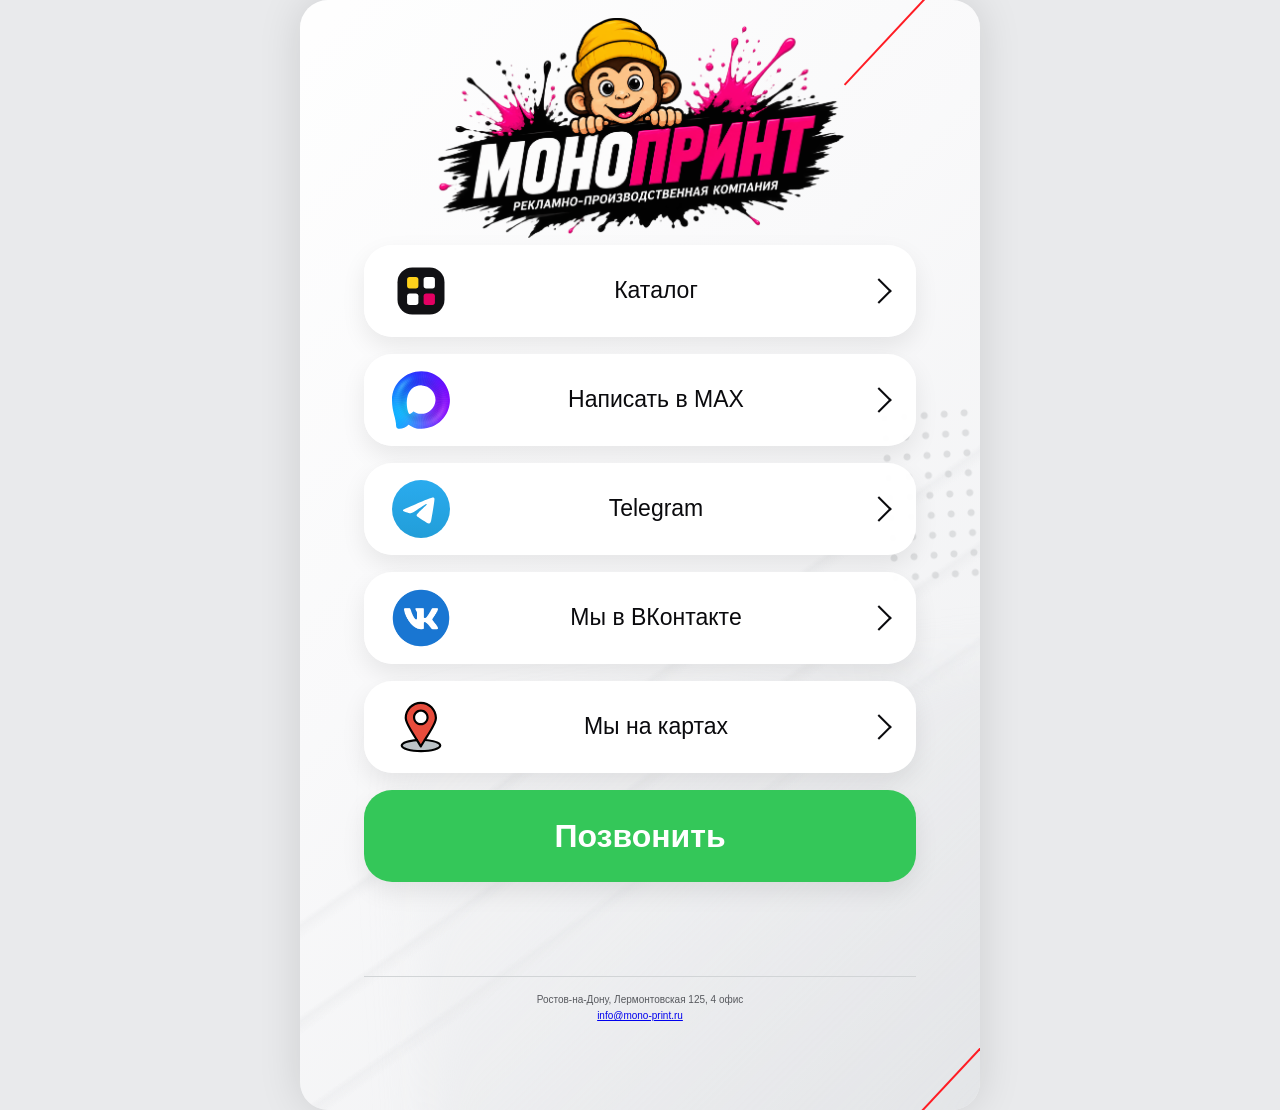
<file: index.html>
<!doctype html>
<html lang="ru">
<head>
  <meta charset="utf-8">
  <meta name="viewport" content="width=device-width, initial-scale=1, viewport-fit=cover">
  <meta name="theme-color" content="#f6f7f9">
  <title>МОНОПРИНТ - рекламное производство в Ростове-на-Дону | Вывески, баннеры, печать</title>
  <meta name="description" content="Рекламно-производственная компания МОНОПРИНТ в Ростове-на-Дону. Изготовление вывесок, объёмных букв, световых коробов, баннеров, табличек, наклеек и рекламной продукции.">
  <meta name="robots" content="index, follow, max-image-preview:large, max-snippet:-1, max-video-preview:-1">
  <meta name="author" content="МОНОПРИНТ">
  <meta name="geo.region" content="RU-ROS">
  <meta name="geo.placename" content="Ростов-на-Дону">

  <link rel="canonical" href="https://mono-print.ru/">
  <link rel="alternate" hreflang="ru-RU" href="https://mono-print.ru/">

  <meta property="og:type" content="website">
  <meta property="og:locale" content="ru_RU">
  <meta property="og:site_name" content="МОНОПРИНТ">
  <meta property="og:title" content="МОНОПРИНТ - рекламное производство в Ростове-на-Дону">
  <meta property="og:description" content="Вывески, объёмные буквы, световые короба, баннеры, таблички, наклейки и другая рекламная продукция.">
  <meta property="og:url" content="https://mono-print.ru/">
  <meta property="og:image" content="https://mono-print.ru/assets/og-preview.jpg">
  <meta property="og:image:secure_url" content="https://mono-print.ru/assets/og-preview.jpg">
  <meta property="og:image:type" content="image/jpeg">
  <meta property="og:image:width" content="1200">
  <meta property="og:image:height" content="630">
  <meta property="og:image:alt" content="МОНОПРИНТ - вывески, баннеры и печать в Ростове-на-Дону">

  <meta name="twitter:card" content="summary_large_image">
  <meta name="twitter:title" content="МОНОПРИНТ - рекламное производство в Ростове-на-Дону">
  <meta name="twitter:description" content="Вывески, объёмные буквы, световые короба, баннеры, таблички, наклейки и рекламная продукция.">
  <meta name="twitter:image" content="https://mono-print.ru/assets/og-preview.jpg">
  <meta name="twitter:image:alt" content="МОНОПРИНТ - вывески, баннеры и печать в Ростове-на-Дону">

  <link rel="icon" href="assets/favicon.ico" sizes="any">
  <link rel="icon" type="image/png" sizes="512x512" href="assets/favicon.png">
  <link rel="apple-touch-icon" sizes="180x180" href="assets/apple-touch-icon.png">
  <link rel="stylesheet" href="styles.css">

  <script type="application/ld+json">
  {
    "@context": "https://schema.org",
    "@type": "LocalBusiness",
    "@id": "https://mono-print.ru/#business",
    "name": "МОНОПРИНТ",
    "description": "Рекламно-производственная компания в Ростове-на-Дону. Изготовление вывесок, объёмных букв, световых коробов, баннеров, табличек, наклеек и рекламной продукции.",
    "url": "https://mono-print.ru/",
    "logo": "https://mono-print.ru/assets/logo-monoprint-trimmed.png",
    "image": "https://mono-print.ru/assets/logo-monoprint-trimmed.png",
    "telephone": "+7-938-111-41-31",
    "email": "info@mono-print.ru",
    "hasMap": "https://yandex.ru/maps/-/CTg6rPIj",
    "address": {
      "@type": "PostalAddress",
      "streetAddress": "Лермонтовская улица, 125, офис 4",
      "addressLocality": "Ростов-на-Дону",
      "addressRegion": "Ростовская область",
      "addressCountry": "RU"
    },
    "areaServed": {
      "@type": "City",
      "name": "Ростов-на-Дону"
    },
    "contactPoint": {
      "@type": "ContactPoint",
      "telephone": "+7-938-111-41-31",
      "email": "info@mono-print.ru",
      "contactType": "sales",
      "availableLanguage": "Russian"
    },
    "sameAs": [
      "https://vk.ru/monoprint_rnd",
      "https://t.me/monoprint",
      "https://max.ru/u/f9LHodD0cOK-8bOsjbWF1MatpsxchI5ix057xEPlfJnU2UN78zfdYixXzE4"
    ],
    "makesOffer": [
      {"@type": "Offer", "itemOffered": {"@type": "Service", "name": "Изготовление вывесок"}},
      {"@type": "Offer", "itemOffered": {"@type": "Service", "name": "Изготовление объёмных букв"}},
      {"@type": "Offer", "itemOffered": {"@type": "Service", "name": "Изготовление световых коробов"}},
      {"@type": "Offer", "itemOffered": {"@type": "Service", "name": "Печать баннеров"}},
      {"@type": "Offer", "itemOffered": {"@type": "Service", "name": "Изготовление табличек"}},
      {"@type": "Offer", "itemOffered": {"@type": "Service", "name": "Печать наклеек"}},
      {"@type": "Offer", "itemOffered": {"@type": "Service", "name": "Печать на одежде"}},
      {"@type": "Offer", "itemOffered": {"@type": "Service", "name": "Лазерная резка и фрезеровка"}}
    ]
  }
  </script>
</head>
<body>
  <main class="taplink" id="top" aria-labelledby="brand-title">
    <div class="decor decor-top" aria-hidden="true"></div>
    <div class="decor decor-bottom" aria-hidden="true"></div>
    <div class="dot-pattern" aria-hidden="true"></div>

    <header class="brand">
      <h1 id="brand-title" class="visually-hidden">МОНОПРИНТ - рекламное производство в Ростове-на-Дону</h1>
      <a class="brand-home" href="#top" aria-label="МОНОПРИНТ - вернуться на главный экран">
        <img class="brand-logo" src="assets/logo-monoprint-main.png" alt="Логотип рекламно-производственной компании МОНОПРИНТ" width="1774" height="887">
      </a>
    </header>

    <nav class="actions" aria-label="Контакты и социальные сети МОНОПРИНТ">
      <button class="action-card catalog-toggle" type="button" aria-expanded="false" aria-controls="catalog-panel">
        <span class="service-icon service-icon--catalog" aria-hidden="true"><img src="assets/catalog.svg" alt=""></span>
        <span class="action-label">Каталог</span>
        <span class="arrow" aria-hidden="true"></span>
      </button>

      <section class="catalog-panel" id="catalog-panel" aria-label="Категории продукции МОНОПРИНТ" hidden>
        <div class="catalog-grid">
          <a class="category-card" href="calculator-signage.html" aria-label="Открыть калькулятор вывесок">
            <img src="assets/category-signs.svg" alt="" aria-hidden="true">
            <h2>Вывески</h2>
          </a>
          <a class="category-card" href="calculator-wide-format.html" aria-label="Открыть калькулятор широкоформатной печати">
            <img src="assets/category-wide-print.svg" alt="" aria-hidden="true">
            <h2>Широкоформатная печать</h2>
          </a>
          <a class="category-card" href="calculator-printing.html" aria-label="Открыть калькулятор полиграфии">
            <img src="assets/category-printing.svg" alt="" aria-hidden="true">
            <h2>Полиграфия</h2>
          </a>
          <a class="category-card" href="souvenirs.html" aria-label="Открыть виды сувенирной продукции">
            <img src="assets/category-souvenirs.svg" alt="" aria-hidden="true">
            <h2>Сувенирная продукция</h2>
          </a>
          <a class="category-card" href="plates.html" aria-label="Открыть виды табличек и стендов">
            <img src="assets/category-plates.svg" alt="" aria-hidden="true">
            <h2>Таблички и стенды</h2>
          </a>
          <a class="category-card" href="stamps.html" aria-label="Открыть раздел печатей и штампов">
            <img src="assets/category-stamps.svg" alt="" aria-hidden="true">
            <h2>Печати и штампы</h2>
          </a>
          <a class="category-card" href="stickers.html" aria-label="Открыть виды наклеек и стикеров">
            <img src="assets/category-stickers.svg" alt="" aria-hidden="true">
            <h2>Наклейки и стикеры</h2>
          </a>
          <a class="category-card" href="clothing-print.html" aria-label="Открыть виды печати на одежде">
            <img src="assets/category-clothing.svg" alt="" aria-hidden="true">
            <h2>Печать на одежде</h2>
          </a>
          <a class="category-card" href="laser-cutting.html" aria-label="Открыть услуги лазерной резки и фрезеровки">
            <img src="assets/category-laser.svg" alt="" aria-hidden="true">
            <h2>Лазерная резка / фрезеровка</h2>
          </a>
          <a class="category-card" href="design.html" aria-label="Открыть услуги дизайнера">
            <img src="assets/category-design.svg" alt="" aria-hidden="true">
            <h2>Дизайн</h2>
          </a>
        </div>
      </section>

      <a class="action-card" data-link="max" href="https://max.ru/u/f9LHodD0cOK-8bOsjbWF1MatpsxchI5ix057xEPlfJnU2UN78zfdYixXzE4" target="_blank" rel="noopener noreferrer">
        <span class="service-icon" aria-hidden="true"><img src="assets/max.svg" alt=""></span>
        <span class="action-label">Написать в MAX</span>
        <span class="arrow" aria-hidden="true"></span>
      </a>

      <a class="action-card" data-link="telegram" href="https://t.me/monoprint" target="_blank" rel="noopener noreferrer">
        <span class="service-icon" aria-hidden="true"><img src="assets/telegram.svg" alt=""></span>
        <span class="action-label">Telegram</span>
        <span class="arrow" aria-hidden="true"></span>
      </a>

      <a class="action-card" data-link="vk" href="https://vk.ru/monoprint_rnd" target="_blank" rel="noopener noreferrer">
        <span class="service-icon service-icon--vk" aria-hidden="true"><img src="assets/vk.svg" alt=""></span>
        <span class="action-label">Мы в ВКонтакте</span>
        <span class="arrow" aria-hidden="true"></span>
      </a>

      <a class="action-card" data-link="map" href="https://yandex.ru/maps/-/CTg6rPIj" target="_blank" rel="noopener noreferrer">
        <span class="service-icon service-icon--map" aria-hidden="true"><img src="assets/location-map.svg" alt=""></span>
        <span class="action-label">Мы на картах</span>
        <span class="arrow" aria-hidden="true"></span>
      </a>

      <a class="call-button" data-link="phone" href="tel:+79381114131">Позвонить</a>
    </nav>

    <section class="contacts" aria-label="Адрес и телефон МОНОПРИНТ">
      <address class="contact-details">
        <span>Ростов-на-Дону, Лермонтовская 125, 4 офис</span>
        <a data-link="email" href="mailto:info@mono-print.ru">info@mono-print.ru</a>
      </address>
    </section>
  </main>

  <script src="script.js"></script>
</body>
</html>
</file>
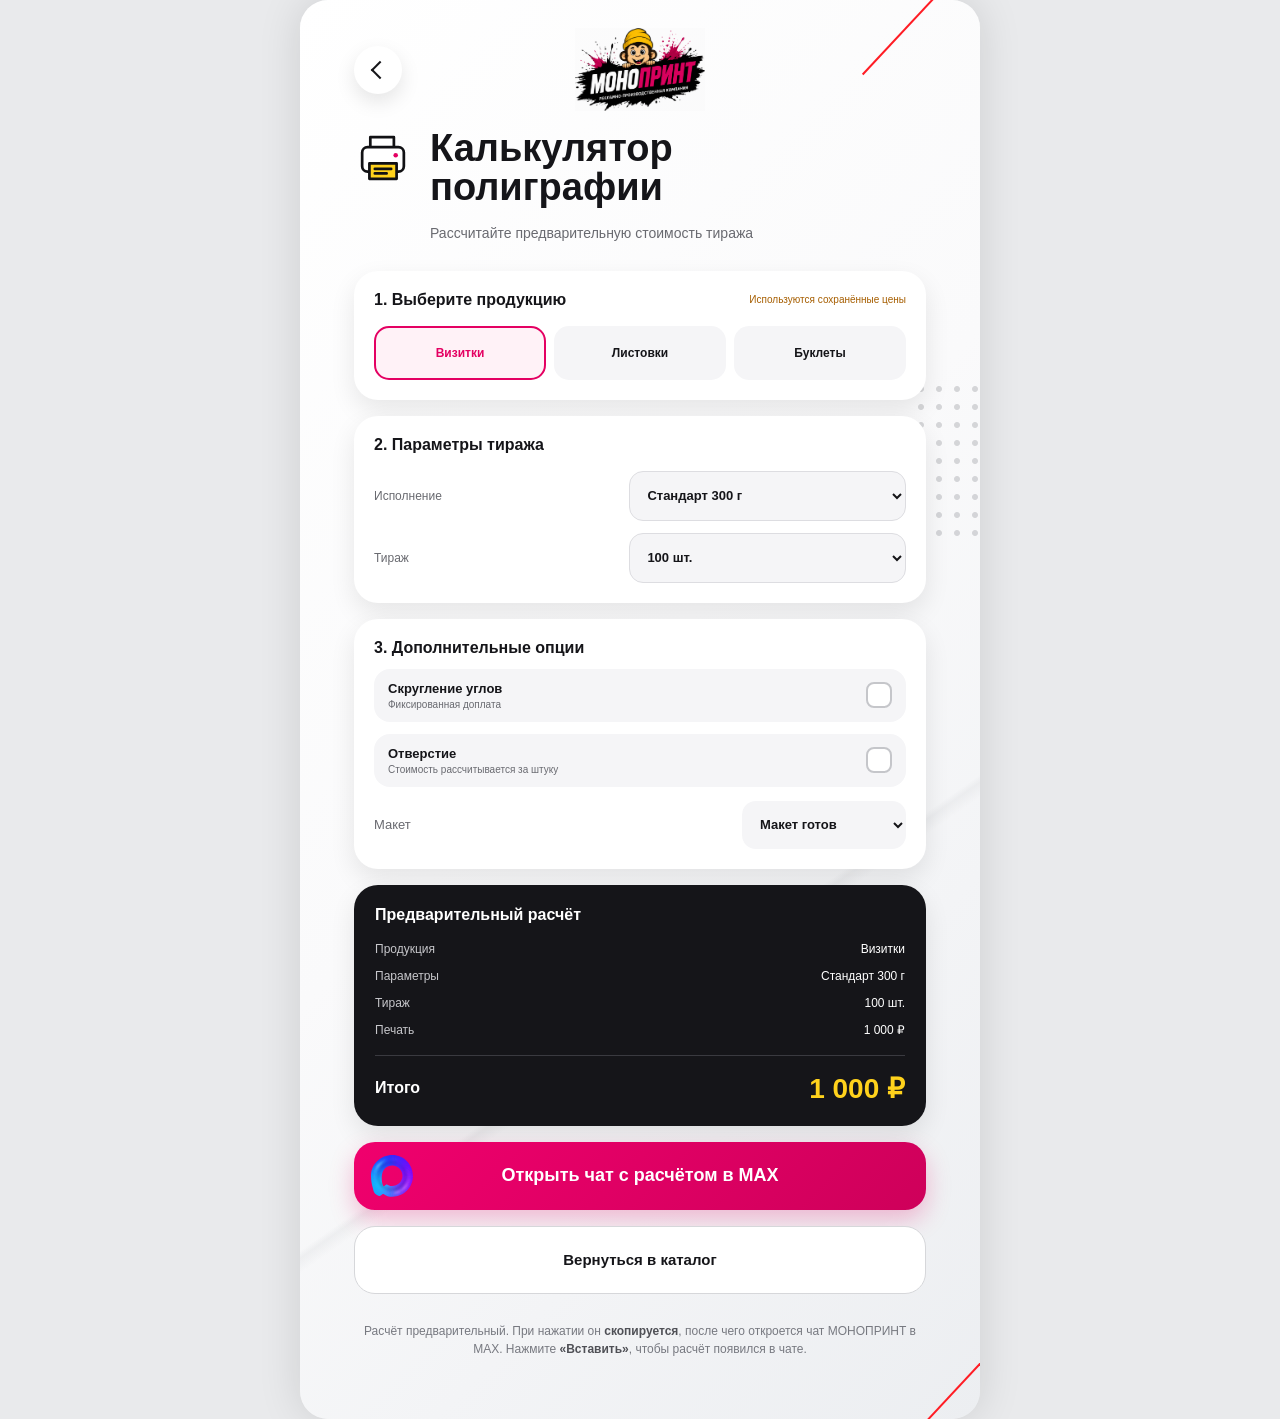
<file: calculator-printing.html>
<!doctype html>
<html lang="ru">
<head>
  <meta charset="utf-8">
  <meta name="viewport" content="width=device-width, initial-scale=1, viewport-fit=cover">
  <meta name="theme-color" content="#f6f7f9">
  <title>Калькулятор полиграфии | МОНОПРИНТ</title>
  <meta name="description" content="Рассчитайте предварительную стоимость визиток, листовок и буклетов в рекламно-производственной компании МОНОПРИНТ.">
  <link rel="canonical" href="https://mono-print.ru/calculator-printing.html">
  <link rel="icon" href="assets/favicon.ico" sizes="any">
  <link rel="stylesheet" href="calculator.css">
</head>
<body>
  <main class="calculator-shell">
    <div class="decor-line decor-line--top" aria-hidden="true"></div>
    <div class="decor-line decor-line--bottom" aria-hidden="true"></div>
    <div class="calc-dots" aria-hidden="true"></div>

    <header class="calculator-header">
      <a class="back-button" href="index.html#catalog-panel" aria-label="Вернуться в каталог"><span aria-hidden="true"></span></a>
      <a class="calculator-logo" href="index.html" aria-label="МОНОПРИНТ - на главную"><img src="assets/logo-monoprint-trimmed.png" alt="МОНОПРИНТ"></a>
    </header>

    <section class="calculator-title">
      <img src="assets/category-printing.svg" alt="" aria-hidden="true">
      <div>
        <h1>Калькулятор<br>полиграфии</h1>
        <p>Рассчитайте предварительную стоимость тиража</p>
      </div>
    </section>

    <form class="calculator" id="printing-calculator">
      <section class="calc-card" aria-labelledby="product-title">
        <div class="section-heading">
          <h2 id="product-title">1. Выберите продукцию</h2>
          <span class="price-status" id="printing-price-status">Загрузка цен…</span>
        </div>
        <div class="product-tabs" role="radiogroup" aria-label="Вид полиграфии">
          <label><input type="radio" name="product" value="businessCards" checked><span>Визитки</span></label>
          <label><input type="radio" name="product" value="flyers"><span>Листовки</span></label>
          <label><input type="radio" name="product" value="booklets"><span>Буклеты</span></label>
        </div>
      </section>

      <section class="calc-card" aria-labelledby="params-title">
        <h2 id="params-title">2. Параметры тиража</h2>
        <div class="select-fields">
          <label id="format-field"><span id="format-label">Исполнение</span><select id="print-format"></select></label>
          <label id="paper-field"><span>Плотность бумаги</span><select id="paper-density"></select></label>
          <label><span>Тираж</span><select id="print-quantity"></select></label>
        </div>
      </section>

      <section class="calc-card" aria-labelledby="printing-options-title">
        <h2 id="printing-options-title">3. Дополнительные опции</h2>
        <div id="business-card-options">
          <label class="check-row"><span><strong>Скругление углов</strong><small>Фиксированная доплата</small></span><input id="rounding" type="checkbox"><span class="check-mark" aria-hidden="true">✓</span></label>
          <label class="check-row"><span><strong>Отверстие</strong><small>Стоимость рассчитывается за штуку</small></span><input id="hole" type="checkbox"><span class="check-mark" aria-hidden="true">✓</span></label>
        </div>
        <label class="design-row">Макет
          <select id="printing-design-status"><option value="ready">Макет готов</option><option value="needed">Нужен дизайн</option></select>
        </label>
      </section>

      <section class="summary-card" aria-live="polite">
        <h2>Предварительный расчёт</h2>
        <dl>
          <div><dt>Продукция</dt><dd id="printing-summary-product">Визитки</dd></div>
          <div><dt>Параметры</dt><dd id="printing-summary-params">Стандарт 300 г</dd></div>
          <div><dt>Тираж</dt><dd id="printing-summary-quantity">100 шт.</dd></div>
          <div><dt>Печать</dt><dd id="printing-summary-base">1 000 ₽</dd></div>
          <div id="printing-options-summary" hidden><dt>Дополнительные опции</dt><dd id="printing-summary-options">0 ₽</dd></div>
        </dl>
        <div class="total-row"><span>Итого</span><strong id="printing-summary-total">1 000 ₽</strong></div>
      </section>

      <button class="max-submit" id="printing-max-submit" type="button">
        <img src="assets/max.svg" alt="" aria-hidden="true"><span>Открыть чат с расчётом в MAX</span>
      </button>
      <a class="catalog-return" href="index.html#catalog-panel">Вернуться в каталог</a>
      <p class="calculation-note calculation-note--max">Расчёт предварительный. При нажатии он <strong>скопируется</strong>, после чего откроется чат МОНОПРИНТ в MAX. Нажмите <strong>«Вставить»</strong>, чтобы расчёт появился в чате.</p>
    </form>
  </main>
  <script src="max-chat.js"></script>
  <script src="calculator-printing.js"></script>
</body>
</html>
</file>
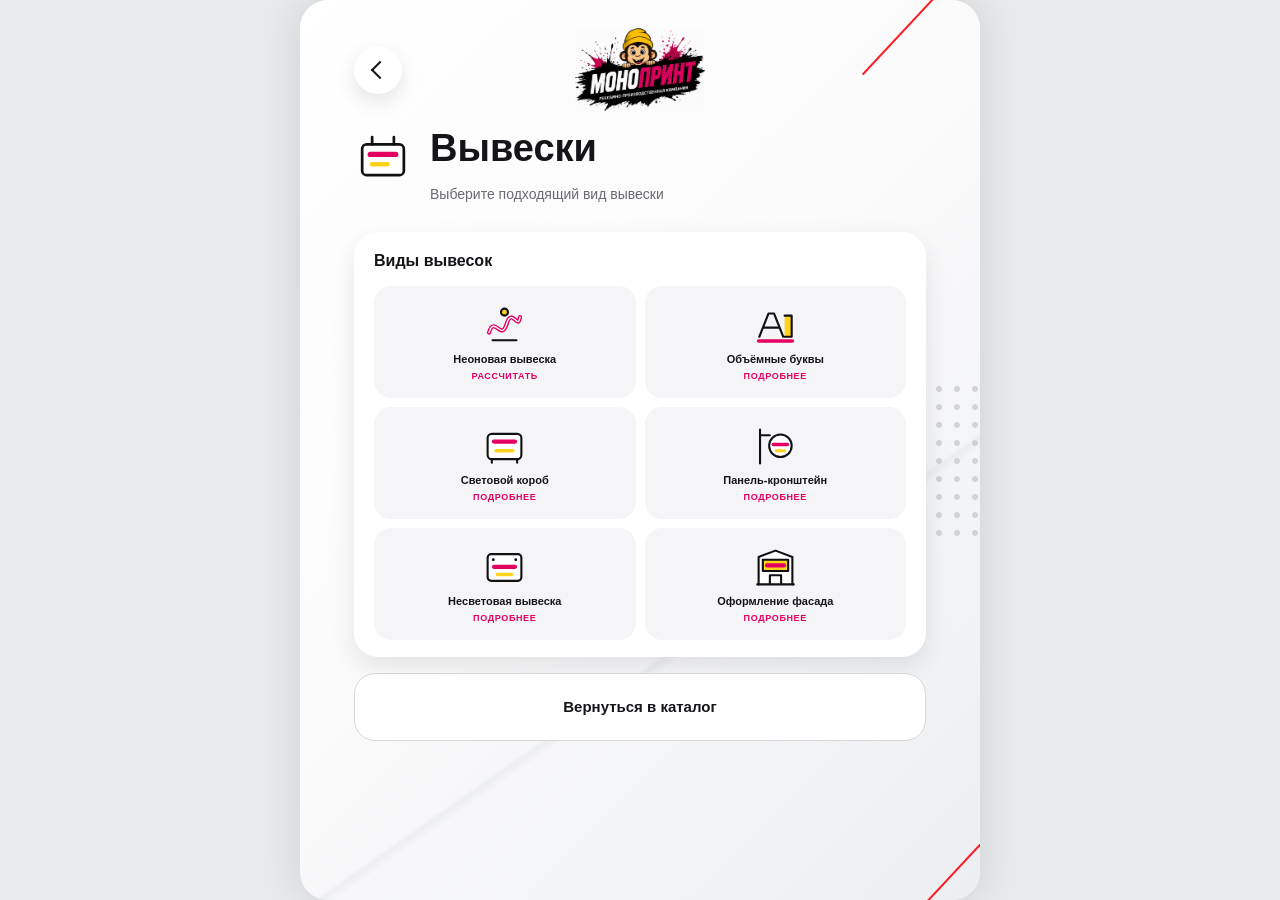
<file: calculator-signage.html>
<!doctype html>
<html lang="ru">
<head>
  <meta charset="utf-8">
  <meta name="viewport" content="width=device-width,initial-scale=1,viewport-fit=cover">
  <meta name="theme-color" content="#f6f7f9">
  <title>Вывески | МОНОПРИНТ</title>
  <meta name="description" content="Объёмные буквы, световые короба, панели-кронштейны, несветовые вывески, оформление фасадов и калькулятор неоновой вывески МОНОПРИНТ.">
  <link rel="canonical" href="https://mono-print.ru/calculator-signage.html">
  <link rel="icon" href="assets/favicon.ico" sizes="any">
  <link rel="stylesheet" href="calculator.css">
</head>
<body>
  <main class="calculator-shell signage-page">
    <div class="decor-line decor-line--top" aria-hidden="true"></div><div class="decor-line decor-line--bottom" aria-hidden="true"></div><div class="calc-dots" aria-hidden="true"></div>
    <header class="calculator-header"><a class="back-button" href="index.html#catalog-panel" aria-label="Вернуться в каталог"><span aria-hidden="true"></span></a><a class="calculator-logo" href="index.html" aria-label="МОНОПРИНТ — на главную"><img src="assets/logo-monoprint-trimmed.png" alt="МОНОПРИНТ"></a></header>

    <section class="calculator-title"><img src="assets/category-signs.svg" alt="" aria-hidden="true"><div><h1>Вывески</h1><p>Выберите подходящий вид вывески</p></div></section>

    <section class="calc-card sign-type-card" aria-labelledby="sign-type-title">
      <h2 id="sign-type-title">Виды вывесок</h2>
      <div class="sign-type-grid">
        <button class="sign-type-button sign-type-button--neon" id="neon-toggle" type="button" aria-expanded="false" aria-controls="neon-calculator"><img src="assets/sign-neon.svg" alt=""><strong>Неоновая вывеска</strong><span class="card-action">Рассчитать</span></button>
        <button class="sign-type-button sign-product-toggle" type="button" data-target="sign-letters-info" aria-expanded="false" aria-controls="sign-letters-info"><img src="assets/sign-letters.svg" alt=""><strong>Объёмные буквы</strong><span class="card-action">Подробнее</span></button>
        <button class="sign-type-button sign-product-toggle" type="button" data-target="sign-lightbox-info" aria-expanded="false" aria-controls="sign-lightbox-info"><img src="assets/sign-lightbox.svg" alt=""><strong>Световой короб</strong><span class="card-action">Подробнее</span></button>
        <button class="sign-type-button sign-product-toggle" type="button" data-target="sign-bracket-info" aria-expanded="false" aria-controls="sign-bracket-info"><img src="assets/sign-bracket.svg" alt=""><strong>Панель-кронштейн</strong><span class="card-action">Подробнее</span></button>
        <button class="sign-type-button sign-product-toggle" type="button" data-target="sign-flat-info" aria-expanded="false" aria-controls="sign-flat-info"><img src="assets/sign-flat.svg" alt=""><strong>Несветовая вывеска</strong><span class="card-action">Подробнее</span></button>
        <button class="sign-type-button sign-type-button--details" id="facade-toggle" type="button" aria-expanded="false" aria-controls="facade-info"><img src="assets/sign-facade.svg" alt=""><strong>Оформление фасада</strong><span class="card-action">Подробнее</span></button>
      </div>
    </section>

    <section class="product-detail-section sign-product-info" id="sign-letters-info" hidden>
      <div class="neon-heading"><div><span>Вывески</span><h2>Объёмные буквы</h2></div><button class="sign-product-close" type="button" aria-label="Свернуть">×</button></div>
      <div class="product-service-grid">
        <article><span class="product-service-icon"><img src="assets/sign-sub-letters-front.svg" alt=""></span><div><h3>С лицевым свечением</h3><p>Свет проходит через лицевую часть из акрила. Яркий и хорошо читаемый вариант для фасада, входной группы или интерьера.</p></div></article>
        <article><span class="product-service-icon"><img src="assets/sign-sub-letters-halo.svg" alt=""></span><div><h3>Контражурные буквы</h3><p>Подсветка направлена на стену и создаёт мягкий световой ореол вокруг каждой буквы. Подходит для аккуратного премиального оформления.</p></div></article>
        <article><span class="product-service-icon"><img src="assets/sign-sub-letters-combined.svg" alt=""></span><div><h3>Комбинированное свечение</h3><p>Одновременно светятся лицевая часть и контур за буквой. Вывеска получается особенно заметной вечером и ночью.</p></div></article>
        <article><span class="product-service-icon"><img src="assets/sign-sub-letters-unlit.svg" alt=""></span><div><h3>Несветовые буквы</h3><p>Объёмные элементы без внутренней подсветки из ПВХ, акрила, композита или металла. Для помещений и хорошо освещённых фасадов.</p></div></article>
      </div>
      <p class="product-detail-note">Подберём глубину, материал, цвет боковин и тип подсветки под место установки. Перед изготовлением подготовим визуализацию вывески.</p>
      <button class="max-submit sign-detail-submit" type="button" data-sign-name="объёмные буквы"><img src="assets/max.svg" alt="" aria-hidden="true"><span>Обсудить вывеску в MAX</span></button>
      <p class="calculation-note calculation-note--max">Сообщение <strong>скопируется</strong>, после чего откроется чат МОНОПРИНТ в MAX. Нажмите <strong>«Вставить»</strong>, чтобы оно появилось в чате.</p>
    </section>

    <section class="product-detail-section sign-product-info" id="sign-lightbox-info" hidden>
      <div class="neon-heading"><div><span>Вывески</span><h2>Световой короб</h2></div><button class="sign-product-close" type="button" aria-label="Свернуть">×</button></div>
      <div class="product-service-grid">
        <article><span class="product-service-icon"><img src="assets/sign-sub-box-acrylic.svg" alt=""></span><div><h3>С лицом из акрила</h3><p>Равномерно светящаяся лицевая панель с полноцветной печатью или аппликацией плёнками. Подходит для компактных и средних вывесок.</p></div></article>
        <article><span class="product-service-icon"><img src="assets/sign-sub-box-banner.svg" alt=""></span><div><h3>С баннерной тканью</h3><p>Световой короб большого размера с натяжным лицом. Баннер позволяет сделать цельное изображение без заметных стыков.</p></div></article>
        <article><span class="product-service-icon"><img src="assets/sign-sub-box-composite.svg" alt=""></span><div><h3>Из композита с инкрустацией</h3><p>Лицевая панель из композита с прорезанными буквами и логотипом из акрила. Выглядит аккуратно и современно.</p></div></article>
        <article><span class="product-service-icon"><img src="assets/sign-sub-box-shaped.svg" alt=""></span><div><h3>Фигурный световой короб</h3><p>Короб повторяет форму логотипа, символа или товара. Хорошо подходит для кафе, магазинов и фирменных точек продаж.</p></div></article>
      </div>
      <p class="product-detail-note">Конструкция, глубина короба и материал лицевой части зависят от размера, места установки и требуемой яркости.</p>
      <button class="max-submit sign-detail-submit" type="button" data-sign-name="световой короб"><img src="assets/max.svg" alt="" aria-hidden="true"><span>Обсудить вывеску в MAX</span></button>
      <p class="calculation-note calculation-note--max">Сообщение <strong>скопируется</strong>, после чего откроется чат МОНОПРИНТ в MAX. Нажмите <strong>«Вставить»</strong>, чтобы оно появилось в чате.</p>
    </section>

    <section class="product-detail-section sign-product-info" id="sign-bracket-info" hidden>
      <div class="neon-heading"><div><span>Вывески</span><h2>Панель-кронштейн</h2></div><button class="sign-product-close" type="button" aria-label="Свернуть">×</button></div>
      <div class="product-service-grid">
        <article><span class="product-service-icon"><img src="assets/sign-sub-bracket-double.svg" alt=""></span><div><h3>Двусторонняя конструкция</h3><p>Размещается перпендикулярно фасаду, поэтому информацию хорошо видно людям, идущим с обеих сторон улицы.</p></div></article>
        <article><span class="product-service-icon"><img src="assets/sign-sub-bracket-light.svg" alt=""></span><div><h3>Световой кронштейн</h3><p>Внутренняя светодиодная подсветка делает вывеску заметной в тёмное время суток. Возможна подсветка всей поверхности или отдельных элементов.</p></div></article>
        <article><span class="product-service-icon"><img src="assets/sign-sub-bracket-unlit.svg" alt=""></span><div><h3>Несветовой кронштейн</h3><p>Практичный вариант из композита, ПВХ, акрила или металла для помещений, торговых рядов и освещённых фасадов.</p></div></article>
        <article><span class="product-service-icon"><img src="assets/sign-sub-bracket-shaped.svg" alt=""></span><div><h3>Фигурная форма</h3><p>Контур панели повторяет логотип или тематический символ. Дополнительно можно использовать объёмные элементы и декоративный кронштейн.</p></div></article>
      </div>
      <p class="product-detail-note">При расчёте учитываем размер, вес конструкции, ветровую нагрузку, вылет от стены и особенности крепления к фасаду.</p>
      <button class="max-submit sign-detail-submit" type="button" data-sign-name="панель-кронштейн"><img src="assets/max.svg" alt="" aria-hidden="true"><span>Обсудить вывеску в MAX</span></button>
      <p class="calculation-note calculation-note--max">Сообщение <strong>скопируется</strong>, после чего откроется чат МОНОПРИНТ в MAX. Нажмите <strong>«Вставить»</strong>, чтобы оно появилось в чате.</p>
    </section>

    <section class="product-detail-section sign-product-info" id="sign-flat-info" hidden>
      <div class="neon-heading"><div><span>Вывески</span><h2>Несветовая вывеска</h2></div><button class="sign-product-close" type="button" aria-label="Свернуть">×</button></div>
      <div class="product-service-grid">
        <article><span class="product-service-icon"><img src="assets/sign-sub-flat-pvc.svg" alt=""></span><div><h3>Из ПВХ</h3><p>Лёгкая вывеска для помещений и временного наружного размещения. Изображение наносится печатью или цветными виниловыми плёнками.</p></div></article>
        <article><span class="product-service-icon"><img src="assets/sign-sub-flat-acrylic.svg" alt=""></span><div><h3>Из акрила</h3><p>Глянцевая аккуратная поверхность для интерьерных логотипов, офисов, салонов и навигационных вывесок.</p></div></article>
        <article><span class="product-service-icon"><img src="assets/sign-sub-flat-composite.svg" alt=""></span><div><h3>Из композита</h3><p>Жёсткая и долговечная основа для фасада. Подходит для печати, плёночной аппликации и установки накладных букв.</p></div></article>
        <article><span class="product-service-icon"><img src="assets/sign-sub-flat-raised.svg" alt=""></span><div><h3>С объёмными элементами</h3><p>Плоская основа дополняется накладными буквами, логотипом или декоративными деталями, чтобы вывеска выглядела выразительнее.</p></div></article>
      </div>
      <p class="product-detail-note">Поможем выбрать основу по размеру, месту размещения и сроку эксплуатации, подготовим макет и предусмотрим подходящие крепления.</p>
      <button class="max-submit sign-detail-submit" type="button" data-sign-name="несветовую вывеску"><img src="assets/max.svg" alt="" aria-hidden="true"><span>Обсудить вывеску в MAX</span></button>
      <p class="calculation-note calculation-note--max">Сообщение <strong>скопируется</strong>, после чего откроется чат МОНОПРИНТ в MAX. Нажмите <strong>«Вставить»</strong>, чтобы оно появилось в чате.</p>
    </section>

    <section class="facade-info" id="facade-info" hidden>
      <div class="neon-heading"><div><span>Комплексное решение</span><h2>Оформление фасада</h2></div><button type="button" id="facade-close" aria-label="Свернуть описание">×</button></div>
      <section class="calc-card facade-intro">
        <h3>Сделаем фасад заметным и узнаваемым</h3>
        <p>Оформим входную группу, окна, витрины и панели в едином стиле. Подготовим макет, подберём подходящую плёнку и аккуратно выполним монтаж.</p>
      </section>
      <section class="facade-methods" aria-label="Способы оформления фасада">
        <article><b>01</b><div><h3>Плоттерная резка плёнок</h3><p>Подходит для чётких надписей, логотипов, полос и декоративных элементов из цветных виниловых плёнок. Изображение получается аккуратным, ярким и без фона.</p></div></article>
        <article><b>02</b><div><h3>Закатка печатной плёнкой</h3><p>Используется для полноцветных изображений, фотографий, градиентов и сплошного оформления. Печатной плёнкой можно закрыть отдельные зоны или большую поверхность фасада.</p></div></article>
      </section>
      <section class="calc-card facade-benefits">
        <h3>Почему стоит обратиться в МОНОПРИНТ</h3>
        <ul><li>Подготовим дизайн с учётом размеров и особенностей фасада.</li><li>Подберём способ оформления под задачу и бюджет.</li><li>Изготовим все элементы в одном месте и сохраним единый фирменный стиль.</li><li>Аккуратно смонтируем плёнку без пузырей, складок и перекосов.</li></ul>
      </section>
      <button class="max-submit" id="facade-max-submit" type="button"><img src="assets/max.svg" alt="" aria-hidden="true"><span>Обсудить оформление в MAX</span></button>
      <p class="calculation-note calculation-note--max">Сообщение <strong>скопируется</strong>, после чего откроется чат МОНОПРИНТ в MAX. Нажмите <strong>«Вставить»</strong>, чтобы оно появилось в чате.</p>
    </section>

    <form class="neon-calculator" id="neon-calculator" hidden>
      <div class="neon-heading"><div><span>Предварительный расчёт</span><h2>Неоновая вывеска</h2></div><button type="button" id="neon-close" aria-label="Свернуть калькулятор">×</button></div>
      <section class="calc-card" aria-labelledby="neon-base-title">
        <h3 id="neon-base-title">1. Основание вывески</h3>
        <div class="neon-base-options">
          <label><input type="radio" name="neonBase" value="2300" checked><span><i aria-hidden="true"></i><strong>Прозрачное</strong><small>Акрил 4–5 мм</small></span></label>
          <label><input type="radio" name="neonBase" value="4900"><span><i aria-hidden="true"></i><strong>Цветное</strong><small>Основание в цвет</small></span></label>
        </div>
      </section>
      <section class="calc-card" aria-labelledby="neon-size-title">
        <h3 id="neon-size-title">2. Размер основания</h3>
        <div class="size-grid neon-size-grid"><label>Ширина, см<input id="neon-width" type="number" min="30" max="290" step="1" value="100" inputmode="numeric"></label><span class="multiply" aria-hidden="true">×</span><label>Высота, см<input id="neon-height" type="number" min="20" max="190" step="1" value="50" inputmode="numeric"></label></div>
        <p class="field-hint">Ширина 30–290 см · высота 20–190 см</p>
      </section>
      <section class="calc-card" aria-labelledby="neon-detail-title">
        <h3 id="neon-detail-title">3. Неон и элементы</h3>
        <div class="neon-number-list">
          <label><span><strong>Длина гибкого неона</strong><small>От 1 до 50 метров</small></span><div class="unit-input"><input id="neon-length" type="number" min="1" max="50" step="0.1" value="6" inputmode="decimal"><b>м</b></div></label>
          <label><span><strong>Отдельные элементы</strong><small>Буквы, линии и детали</small></span><div class="unit-input"><input id="neon-elements" type="number" min="1" max="150" step="1" value="20" inputmode="numeric"><b>шт.</b></div></label>
        </div>
      </section>
      <section class="summary-card neon-summary" aria-live="polite"><span>Ориентировочная стоимость</span><strong id="neon-total">—</strong><p id="neon-summary-text">Прозрачное основание · 100 × 50 см · 6 м неона</p></section>
      <section class="calc-card" aria-labelledby="neon-file-title"><h3 id="neon-file-title">4. Эскиз или пример</h3><label class="file-upload"><input id="neon-file" type="file" accept="image/*,.pdf,.ai,.cdr,.eps"><span class="file-plus" aria-hidden="true">+</span><span><strong id="neon-file-label">Загрузить файл</strong><small>Фото, рисунок, макет или логотип</small></span></label></section>
      <button class="max-submit" id="neon-max-submit" type="button"><img src="assets/max.svg" alt="" aria-hidden="true"><span>Открыть чат с расчётом в MAX</span></button>
      <p class="calculation-note calculation-note--max">Расчёт предварительный. При нажатии он <strong>скопируется</strong>, после чего откроется чат МОНОПРИНТ в MAX. Нажмите <strong>«Вставить»</strong>, чтобы расчёт появился в чате.</p>
    </form>
    <a class="catalog-return signage-return" href="index.html#catalog-panel">Вернуться в каталог</a>
  </main>
  <script src="max-chat.js"></script>
  <script src="calculator-signage.js"></script>
</body>
</html>
</file>
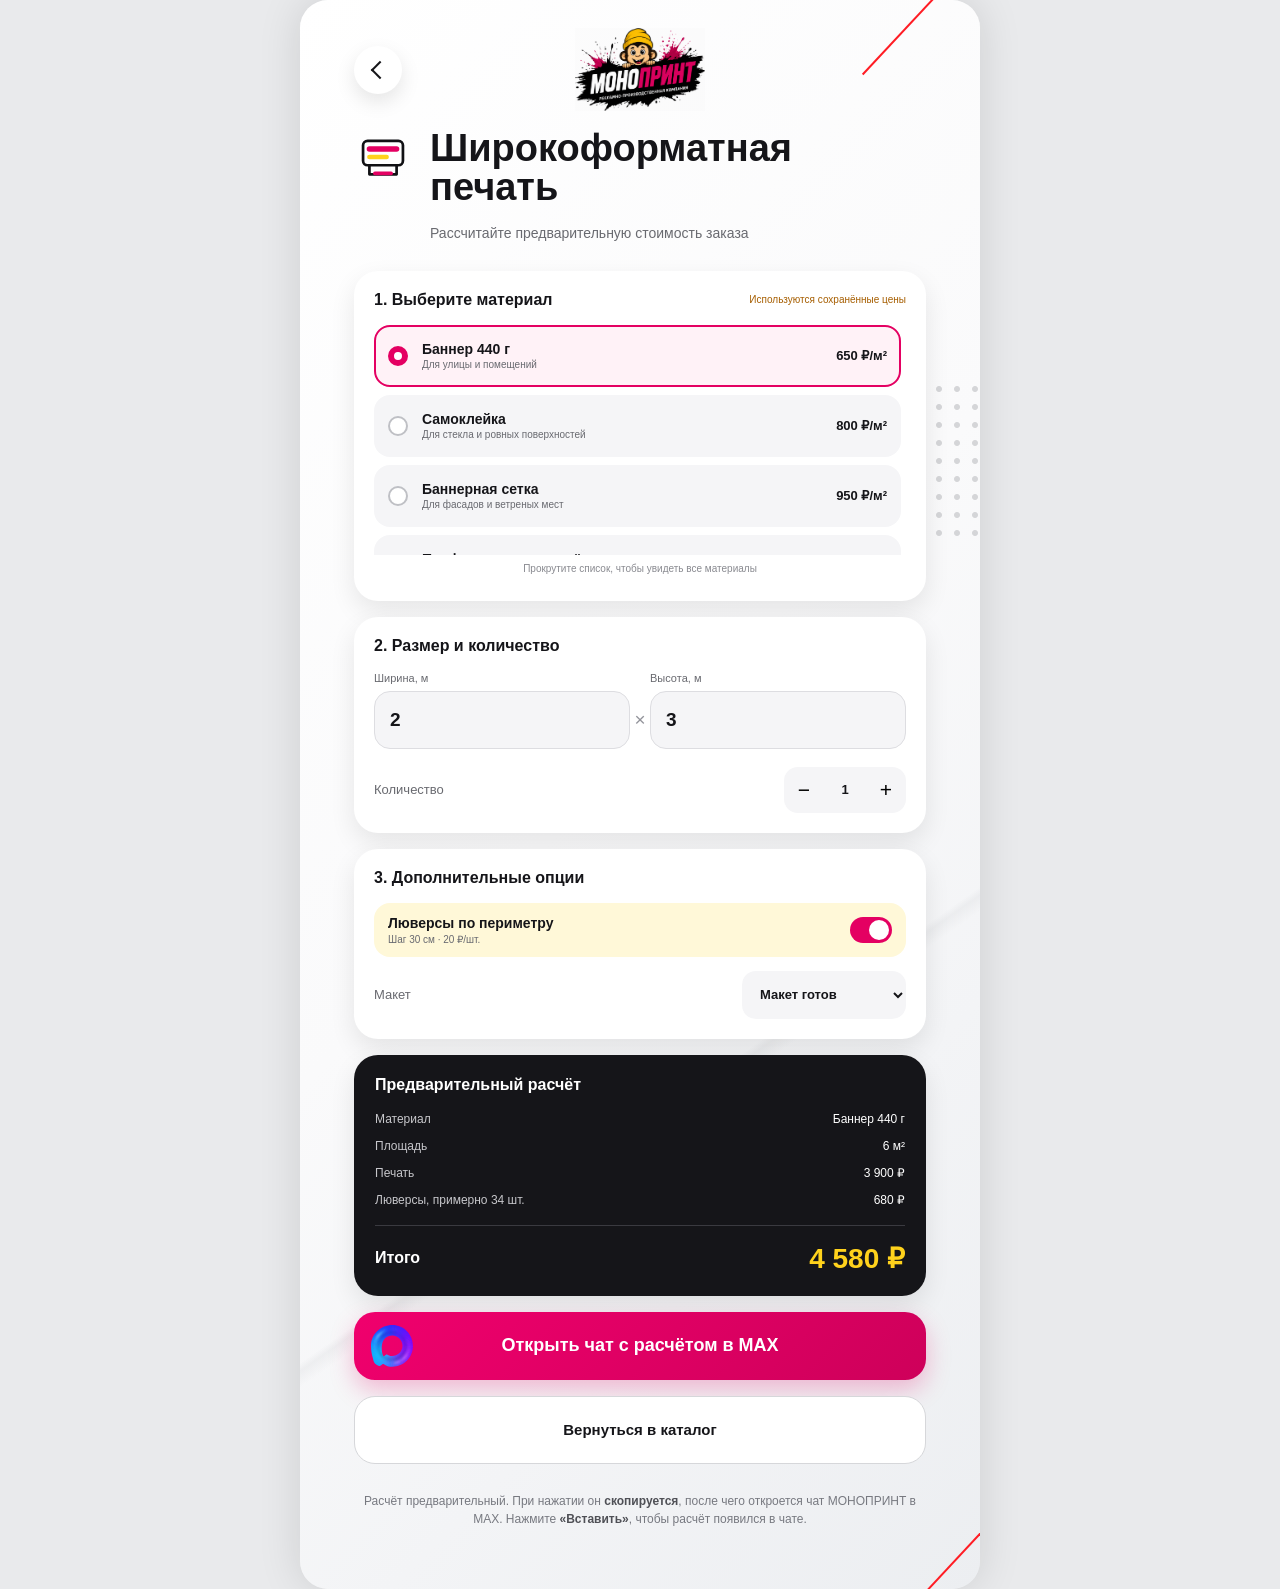
<file: calculator-wide-format.html>
<!doctype html>
<html lang="ru">
<head>
  <meta charset="utf-8">
  <meta name="viewport" content="width=device-width, initial-scale=1, viewport-fit=cover">
  <meta name="theme-color" content="#f6f7f9">
  <title>Калькулятор широкоформатной печати | МОНОПРИНТ</title>
  <meta name="description" content="Рассчитайте предварительную стоимость широкоформатной печати баннера, самоклейки, баннерной сетки, холста, постерной бумаги и перфорированной плёнки.">
  <link rel="canonical" href="https://mono-print.ru/calculator-wide-format.html">
  <link rel="icon" href="assets/favicon.ico" sizes="any">
  <link rel="stylesheet" href="calculator.css">
</head>
<body>
  <main class="calculator-shell">
    <div class="decor-line decor-line--top" aria-hidden="true"></div>
    <div class="decor-line decor-line--bottom" aria-hidden="true"></div>
    <div class="calc-dots" aria-hidden="true"></div>

    <header class="calculator-header">
      <a class="back-button" href="index.html#catalog-panel" aria-label="Вернуться в каталог">
        <span aria-hidden="true"></span>
      </a>
      <a class="calculator-logo" href="index.html" aria-label="МОНОПРИНТ - на главную">
        <img src="assets/logo-monoprint-trimmed.png" alt="МОНОПРИНТ">
      </a>
    </header>

    <section class="calculator-title">
      <img src="assets/category-wide-print.svg" alt="" aria-hidden="true">
      <div>
        <h1>Широкоформатная<br>печать</h1>
        <p>Рассчитайте предварительную стоимость заказа</p>
      </div>
    </section>

    <form class="calculator" id="wide-format-calculator">
      <section class="calc-card material-card" aria-labelledby="material-title">
        <div class="section-heading">
          <h2 id="material-title">1. Выберите материал</h2>
          <span class="price-status" id="price-status">Загрузка цен…</span>
        </div>
        <div class="material-list" id="material-list" tabindex="0" aria-label="Прокручиваемый список материалов">
          <label class="material-option">
            <input type="radio" name="material" value="banner440" checked>
            <span class="radio-mark" aria-hidden="true"></span>
            <span class="material-copy"><strong>Баннер 440 г</strong><small>Для улицы и помещений</small></span>
            <strong class="material-price" data-price-for="banner440">650 ₽/м²</strong>
          </label>
          <label class="material-option">
            <input type="radio" name="material" value="selfAdhesive">
            <span class="radio-mark" aria-hidden="true"></span>
            <span class="material-copy"><strong>Самоклейка</strong><small>Для стекла и ровных поверхностей</small></span>
            <strong class="material-price" data-price-for="selfAdhesive">800 ₽/м²</strong>
          </label>
          <label class="material-option">
            <input type="radio" name="material" value="mesh">
            <span class="radio-mark" aria-hidden="true"></span>
            <span class="material-copy"><strong>Баннерная сетка</strong><small>Для фасадов и ветреных мест</small></span>
            <strong class="material-price" data-price-for="mesh">950 ₽/м²</strong>
          </label>
          <label class="material-option">
            <input type="radio" name="material" value="perforated">
            <span class="radio-mark" aria-hidden="true"></span>
            <span class="material-copy"><strong>Перфорированная плёнка</strong><small>Для оформления витрин</small></span>
            <strong class="material-price" data-price-for="perforated">950 ₽/м²</strong>
          </label>
          <label class="material-option">
            <input type="radio" name="material" value="canvas">
            <span class="radio-mark" aria-hidden="true"></span>
            <span class="material-copy"><strong>Холст</strong><small>Интерьерная печать</small></span>
            <strong class="material-price" data-price-for="canvas">3 300 ₽/м²</strong>
          </label>
          <label class="material-option">
            <input type="radio" name="material" value="poster">
            <span class="radio-mark" aria-hidden="true"></span>
            <span class="material-copy"><strong>Постерная бумага</strong><small>Афиши и интерьерные постеры</small></span>
            <strong class="material-price" data-price-for="poster">850 ₽/м²</strong>
          </label>
        </div>
        <p class="scroll-hint">Прокрутите список, чтобы увидеть все материалы</p>
      </section>

      <section class="calc-card" aria-labelledby="size-title">
        <h2 id="size-title">2. Размер и количество</h2>
        <div class="size-grid">
          <label>Ширина, м<input id="width" name="width" type="number" min="0.1" step="0.01" value="2" inputmode="decimal"></label>
          <span class="multiply" aria-hidden="true">×</span>
          <label>Высота, м<input id="height" name="height" type="number" min="0.1" step="0.01" value="3" inputmode="decimal"></label>
        </div>
        <div class="quantity-row">
          <span>Количество</span>
          <div class="stepper">
            <button type="button" data-quantity-step="-1" aria-label="Уменьшить количество">−</button>
            <input id="quantity" name="quantity" type="number" min="1" step="1" value="1" aria-label="Количество изделий">
            <button type="button" data-quantity-step="1" aria-label="Увеличить количество">+</button>
          </div>
        </div>
      </section>

      <section class="calc-card" aria-labelledby="options-title">
        <h2 id="options-title">3. Дополнительные опции</h2>
        <label class="switch-row" id="eyelets-option">
          <span><strong>Люверсы по периметру</strong><small>Шаг 30 см · <span id="eyelet-rate">20 ₽/шт.</span></small></span>
          <input id="eyelets" type="checkbox" checked>
          <span class="switch" aria-hidden="true"></span>
        </label>
        <label class="design-row">Макет
          <select id="design-status">
            <option value="ready">Макет готов</option>
            <option value="needed">Нужен дизайн</option>
          </select>
        </label>
      </section>

      <section class="summary-card" aria-live="polite">
        <h2>Предварительный расчёт</h2>
        <dl>
          <div><dt>Материал</dt><dd id="summary-material">Баннер 440 г</dd></div>
          <div><dt>Площадь</dt><dd id="summary-area">6 м²</dd></div>
          <div><dt id="summary-print-label">Печать</dt><dd id="summary-print">3 900 ₽</dd></div>
          <div id="eyelets-summary"><dt>Люверсы, примерно <span id="eyelet-count">34</span> шт.</dt><dd id="summary-eyelets">680 ₽</dd></div>
          <div id="volume-discount-summary" hidden><dt>Скидка от объёма 10%</dt><dd id="summary-discount">−458 ₽</dd></div>
        </dl>
        <div class="total-row"><span>Итого</span><strong id="summary-total">4 580 ₽</strong></div>
      </section>

      <button class="max-submit" id="max-submit" type="button">
        <img src="assets/max.svg" alt="" aria-hidden="true">
        <span>Открыть чат с расчётом в MAX</span>
      </button>
      <a class="catalog-return" href="index.html#catalog-panel">Вернуться в каталог</a>
      <p class="calculation-note calculation-note--max">Расчёт предварительный. При нажатии он <strong>скопируется</strong>, после чего откроется чат МОНОПРИНТ в MAX. Нажмите <strong>«Вставить»</strong>, чтобы расчёт появился в чате.</p>
    </form>
  </main>
  <script src="max-chat.js"></script>
  <script src="calculator.js"></script>
</body>
</html>
</file>
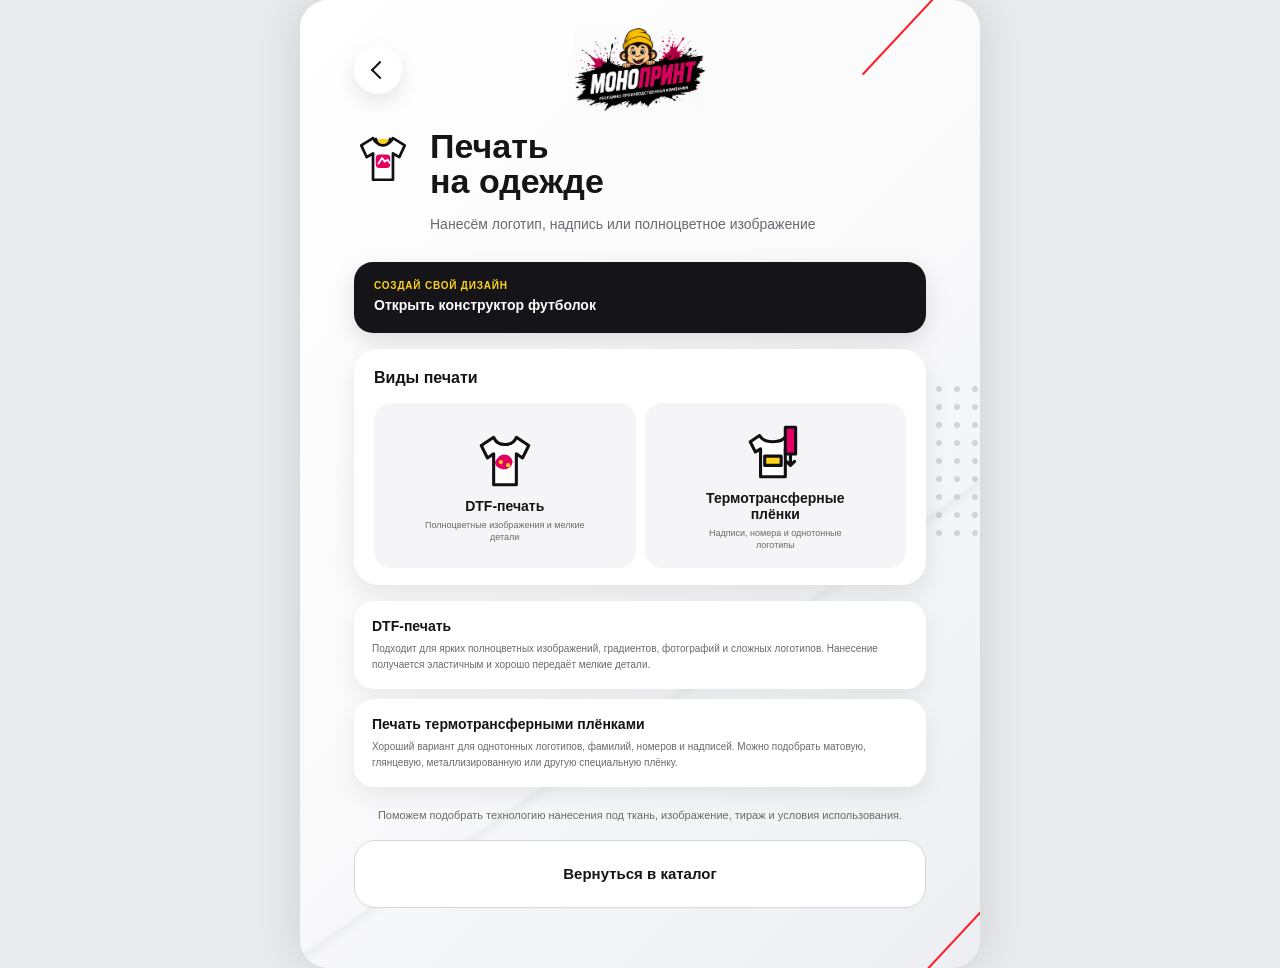
<file: clothing-print.html>
<!doctype html>
<html lang="ru">
<head>
  <meta charset="utf-8">
  <meta name="viewport" content="width=device-width,initial-scale=1,viewport-fit=cover">
  <meta name="theme-color" content="#f6f7f9">
  <title>Печать на одежде | МОНОПРИНТ</title>
  <meta name="description" content="DTF-печать и нанесение термотрансферными плёнками на одежду в МОНОПРИНТ.">
  <link rel="canonical" href="https://mono-print.ru/clothing-print.html">
  <link rel="icon" href="assets/favicon.ico" sizes="any">
  <link rel="stylesheet" href="calculator.css">
</head>
<body>
  <main class="calculator-shell product-page method-page">
    <div class="decor-line decor-line--top" aria-hidden="true"></div><div class="decor-line decor-line--bottom" aria-hidden="true"></div><div class="calc-dots" aria-hidden="true"></div>
    <header class="calculator-header"><a class="back-button" href="index.html#catalog-panel" aria-label="Вернуться в каталог"><span aria-hidden="true"></span></a><a class="calculator-logo" href="index.html" aria-label="МОНОПРИНТ - на главную"><img src="assets/logo-monoprint-trimmed.png" alt="МОНОПРИНТ"></a></header>
    <section class="calculator-title"><img src="assets/category-clothing.svg" alt="" aria-hidden="true"><div><h1>Печать<br>на одежде</h1><p>Нанесём логотип, надпись или полноцветное изображение</p></div></section>
    <a class="mug-constructor-link clothing-constructor-link" href="https://mono-print.ru/monotshirt/"><span>СОЗДАЙ СВОЙ ДИЗАЙН</span><strong>Открыть конструктор футболок</strong></a>
    <section class="calc-card sign-type-card" aria-labelledby="clothing-types-title">
      <h2 id="clothing-types-title">Виды печати</h2>
      <div class="sign-type-grid method-type-grid">
        <article class="sign-type-button"><img src="assets/clothing-dtf.svg" alt=""><strong>DTF-печать</strong><small>Полноцветные изображения и мелкие детали</small></article>
        <article class="sign-type-button"><img src="assets/clothing-film.svg" alt=""><strong>Термотрансферные плёнки</strong><small>Надписи, номера и однотонные логотипы</small></article>
      </div>
    </section>
    <section class="method-description">
      <article><h3>DTF-печать</h3><p>Подходит для ярких полноцветных изображений, градиентов, фотографий и сложных логотипов. Нанесение получается эластичным и хорошо передаёт мелкие детали.</p></article>
      <article><h3>Печать термотрансферными плёнками</h3><p>Хороший вариант для однотонных логотипов, фамилий, номеров и надписей. Можно подобрать матовую, глянцевую, металлизированную или другую специальную плёнку.</p></article>
    </section>
    <p class="souvenir-note">Поможем подобрать технологию нанесения под ткань, изображение, тираж и условия использования.</p>
    <a class="catalog-return signage-return" href="index.html#catalog-panel">Вернуться в каталог</a>
  </main>
</body>
</html>
</file>
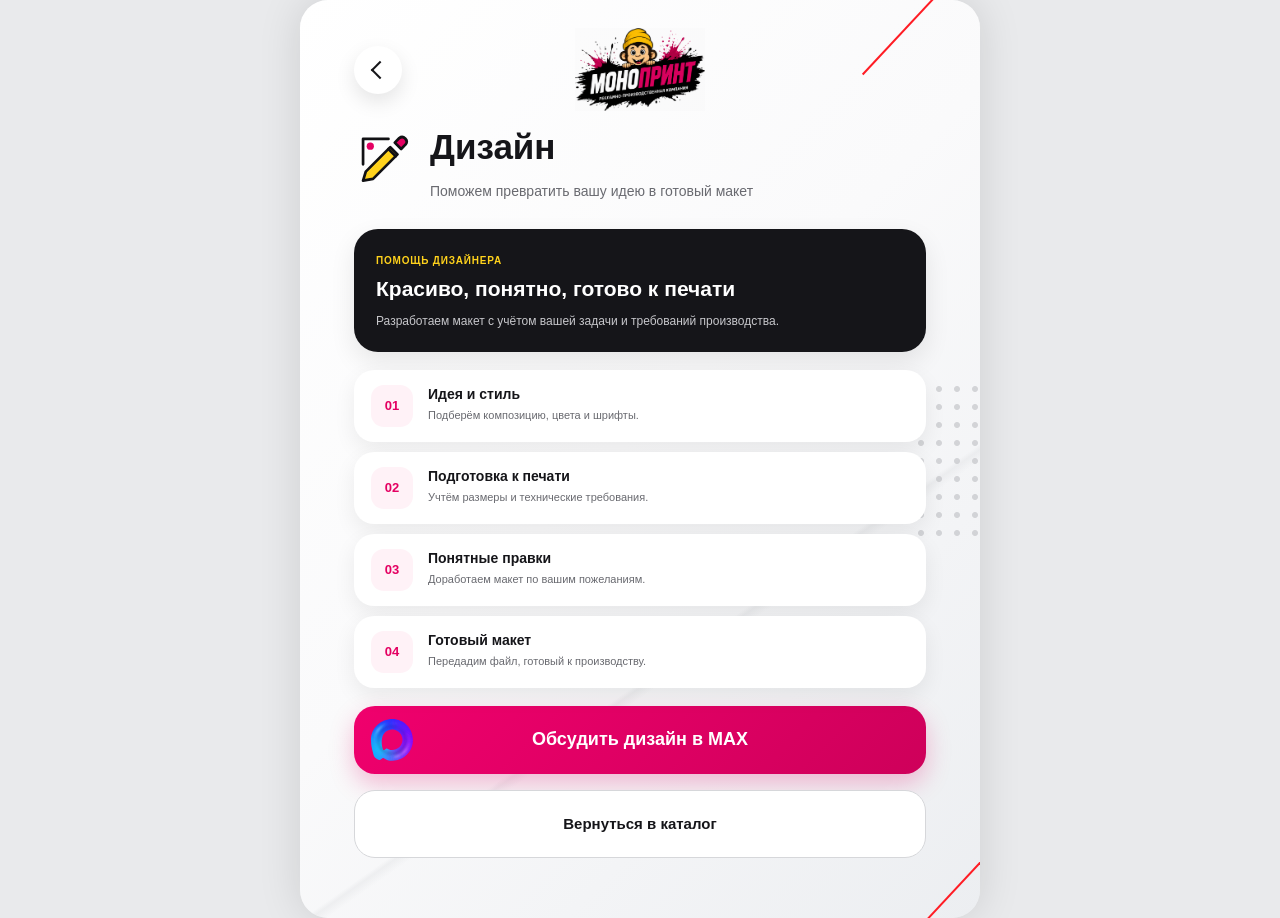
<file: design.html>
<!doctype html><html lang="ru"><head><meta charset="utf-8"><meta name="viewport" content="width=device-width,initial-scale=1,viewport-fit=cover"><meta name="theme-color" content="#f6f7f9"><title>Дизайн | МОНОПРИНТ</title><meta name="description" content="Разработка понятных и готовых к производству макетов рекламной продукции в МОНОПРИНТ."><link rel="canonical" href="https://mono-print.ru/design.html"><link rel="icon" href="assets/favicon.ico" sizes="any"><link rel="stylesheet" href="calculator.css"></head>
<body><main class="calculator-shell design-page"><div class="decor-line decor-line--top" aria-hidden="true"></div><div class="decor-line decor-line--bottom" aria-hidden="true"></div><div class="calc-dots" aria-hidden="true"></div>
<header class="calculator-header"><a class="back-button" href="index.html#catalog-panel" aria-label="Вернуться в каталог"><span aria-hidden="true"></span></a><a class="calculator-logo" href="index.html" aria-label="МОНОПРИНТ - на главную"><img src="assets/logo-monoprint-trimmed.png" alt="МОНОПРИНТ"></a></header>
<section class="calculator-title"><img src="assets/category-design.svg" alt="" aria-hidden="true"><div><h1>Дизайн</h1><p>Поможем превратить вашу идею в готовый макет</p></div></section>
<section class="design-intro design-intro--simple"><span>Помощь дизайнера</span><h2>Красиво, понятно, готово к печати</h2><p>Разработаем макет с учётом вашей задачи и требований производства.</p></section>
<section class="benefits-grid benefits-grid--simple" aria-label="Что входит в работу дизайнера">
<article><b>01</b><div><h3>Идея и стиль</h3><p>Подберём композицию, цвета и шрифты.</p></div></article>
<article><b>02</b><div><h3>Подготовка к печати</h3><p>Учтём размеры и технические требования.</p></div></article>
<article><b>03</b><div><h3>Понятные правки</h3><p>Доработаем макет по вашим пожеланиям.</p></div></article>
<article><b>04</b><div><h3>Готовый макет</h3><p>Передадим файл, готовый к производству.</p></div></article>
</section>
<button class="max-submit design-submit" id="design-max-submit" type="button"><img src="assets/max.svg" alt="" aria-hidden="true"><span>Обсудить дизайн в MAX</span></button><a class="catalog-return signage-return" href="index.html#catalog-panel">Вернуться в каталог</a></main><script src="max-chat.js"></script><script>document.querySelector('#design-max-submit').addEventListener('click',()=>openMaxChat('Здравствуйте! Нужна помощь дизайнера МОНОПРИНТ. Хочу обсудить задачу и подготовку макета.'));</script></body></html>
</file>
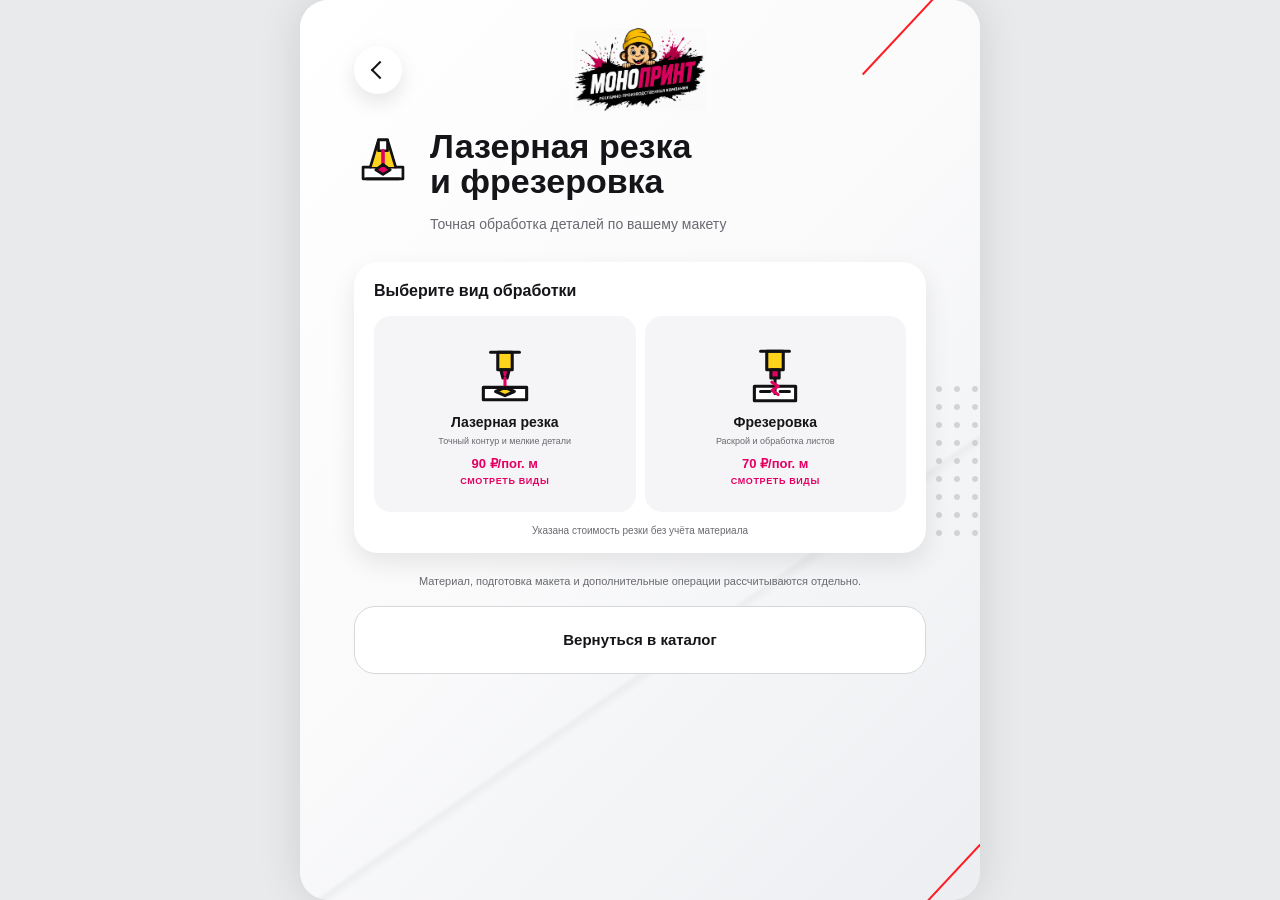
<file: laser-cutting.html>
<!doctype html>
<html lang="ru">
<head>
  <meta charset="utf-8">
  <meta name="viewport" content="width=device-width,initial-scale=1,viewport-fit=cover">
  <meta name="theme-color" content="#f6f7f9">
  <title>Лазерная резка и фрезеровка | МОНОПРИНТ</title>
  <meta name="description" content="Лазерная резка и фрезеровка листовых материалов в рекламном производстве МОНОПРИНТ.">
  <link rel="canonical" href="https://mono-print.ru/laser-cutting.html">
  <link rel="icon" href="assets/favicon.ico" sizes="any">
  <link rel="stylesheet" href="calculator.css">
</head>
<body>
  <main class="calculator-shell product-page method-page cutting-page">
    <div class="decor-line decor-line--top" aria-hidden="true"></div><div class="decor-line decor-line--bottom" aria-hidden="true"></div><div class="calc-dots" aria-hidden="true"></div>
    <header class="calculator-header"><a class="back-button" href="index.html#catalog-panel" aria-label="Вернуться в каталог"><span aria-hidden="true"></span></a><a class="calculator-logo" href="index.html" aria-label="МОНОПРИНТ - на главную"><img src="assets/logo-monoprint-trimmed.png" alt="МОНОПРИНТ"></a></header>
    <section class="calculator-title"><img src="assets/category-laser.svg" alt="" aria-hidden="true"><div><h1>Лазерная резка<br>и фрезеровка</h1><p>Точная обработка деталей по вашему макету</p></div></section>

    <section class="calc-card sign-type-card" aria-labelledby="cutting-types-title">
      <h2 id="cutting-types-title">Выберите вид обработки</h2>
      <div class="sign-type-grid method-type-grid">
        <button class="sign-type-button cutting-direction" type="button" data-target="laser-types" aria-expanded="false" aria-controls="laser-types">
          <img src="assets/laser-cut.svg" alt="">
          <strong>Лазерная резка</strong>
          <small>Точный контур и мелкие детали</small>
          <span class="cutting-card-price">90 ₽/пог. м</span>
          <span class="card-action">Смотреть виды</span>
        </button>
        <button class="sign-type-button cutting-direction" type="button" data-target="milling-types" aria-expanded="false" aria-controls="milling-types">
          <img src="assets/milling.svg" alt="">
          <strong>Фрезеровка</strong>
          <small>Раскрой и обработка листов</small>
          <span class="cutting-card-price">70 ₽/пог. м</span>
          <span class="card-action">Смотреть виды</span>
        </button>
      </div>
      <p class="cutting-price-caption">Указана стоимость резки без учёта материала</p>
    </section>

    <section class="cutting-details" id="laser-types" hidden>
      <div class="neon-heading"><div><span>Лазерная резка</span><h2>Что можно изготовить</h2></div><button class="cutting-details-close" type="button" aria-label="Свернуть виды лазерной резки">×</button></div>
      <div class="cutting-price-banner"><span>Стоимость резки</span><strong>90 ₽/пог. м</strong><small>без учёта материала</small></div>
      <div class="cutting-service-grid">
        <article><b>Аа</b><div><h3>Буквы и логотипы</h3><p>Точная резка надписей, знаков и элементов фирменного стиля со сложным контуром.</p></div></article>
        <article><b>ДК</b><div><h3>Декоративные элементы</h3><p>Узоры, ажурные детали, интерьерный декор и элементы оформления.</p></div></article>
        <article><b>№</b><div><h3>Таблички и номерки</h3><p>Номерки, бирки, небольшие таблички и информационные элементы.</p></div></article>
        <article><b>ТР</b><div><h3>Трафареты</h3><p>Фигурные шаблоны для окрашивания, маркировки, декора и повторяющихся надписей.</p></div></article>
        <article><b>МТ</b><div><h3>Детали макетов</h3><p>Элементы моделей, прототипов, выставочных конструкций и объёмных композиций.</p></div></article>
        <article><b>СВ</b><div><h3>Сувенирные заготовки</h3><p>Фигурные основы, брелоки, декоративные подвесы и заготовки под персонализацию.</p></div></article>
      </div>
      <p class="cutting-materials"><strong>Подходящие материалы:</strong> акрил, фанера, МДФ, картон и другие материалы после проверки технологом.</p>
    </section>

    <section class="cutting-details" id="milling-types" hidden>
      <div class="neon-heading"><div><span>Фрезеровка</span><h2>Что можно изготовить</h2></div><button class="cutting-details-close" type="button" aria-label="Свернуть виды фрезеровки">×</button></div>
      <div class="cutting-price-banner"><span>Стоимость резки</span><strong>70 ₽/пог. м</strong><small>без учёта материала</small></div>
      <div class="cutting-service-grid">
        <article><b>Аа</b><div><h3>Буквы и логотипы</h3><p>Элементы вывесок и фирменные знаки из листовых материалов по заданному контуру.</p></div></article>
        <article><b>ОС</b><div><h3>Основы для вывесок</h3><p>Фигурные подложки, задние панели, элементы коробов и рекламных конструкций.</p></div></article>
        <article><b>ТС</b><div><h3>Таблички и стенды</h3><p>Фигурный раскрой основ для информационных табличек, навигации и стендов.</p></div></article>
        <article><b>ФД</b><div><h3>Фигурные детали</h3><p>Детали нестандартной формы для производства, оформления и сборных конструкций.</p></div></article>
        <article><b>Ø</b><div><h3>Пазы и отверстия</h3><p>Технологические отверстия, пазы и посадочные места по подготовленному макету.</p></div></article>
        <article><b>ЛИ</b><div><h3>Раскрой листового материала</h3><p>Раскладка и вырезание деталей из листа с учётом размеров и последующей сборки.</p></div></article>
      </div>
      <p class="cutting-materials"><strong>Подходящие материалы:</strong> ПВХ, акрил, композит, фанера, МДФ и другие листовые материалы после проверки технологом.</p>
    </section>

    <p class="souvenir-note">Материал, подготовка макета и дополнительные операции рассчитываются отдельно.</p>
    <a class="catalog-return signage-return" href="index.html#catalog-panel">Вернуться в каталог</a>
  </main>
  <script src="laser-cutting.js"></script>
</body>
</html>
</file>
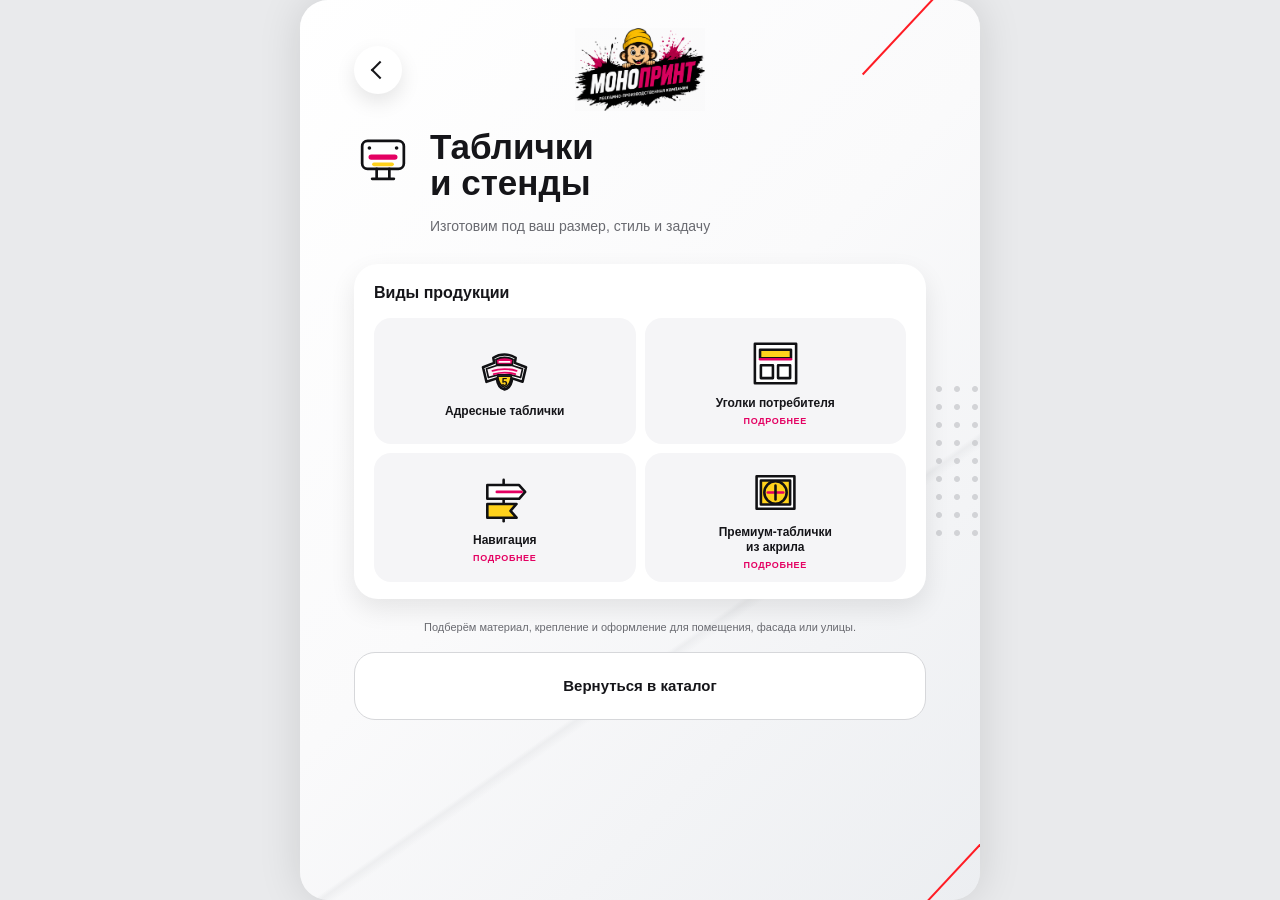
<file: plates.html>
<!doctype html>
<html lang="ru">
<head>
  <meta charset="utf-8"><meta name="viewport" content="width=device-width,initial-scale=1,viewport-fit=cover"><meta name="theme-color" content="#f6f7f9">
  <title>Таблички и стенды | МОНОПРИНТ</title><meta name="description" content="Адресные таблички, уголки потребителя, навигация и премиум-таблички из акрила в Ростове-на-Дону.">
  <link rel="canonical" href="https://mono-print.ru/plates.html"><link rel="icon" href="assets/favicon.ico" sizes="any"><link rel="stylesheet" href="calculator.css">
</head>
<body>
  <main class="calculator-shell product-page product-details-page">
    <div class="decor-line decor-line--top" aria-hidden="true"></div><div class="decor-line decor-line--bottom" aria-hidden="true"></div><div class="calc-dots" aria-hidden="true"></div>
    <header class="calculator-header"><a class="back-button" href="index.html#catalog-panel" aria-label="Вернуться в каталог"><span aria-hidden="true"></span></a><a class="calculator-logo" href="index.html" aria-label="МОНОПРИНТ - на главную"><img src="assets/logo-monoprint-trimmed.png" alt="МОНОПРИНТ"></a></header>
    <section class="calculator-title"><img src="assets/category-plates.svg" alt="" aria-hidden="true"><div><h1>Таблички<br>и стенды</h1><p>Изготовим под ваш размер, стиль и задачу</p></div></section>

    <section class="calc-card sign-type-card" aria-labelledby="plate-title">
      <h2 id="plate-title">Виды продукции</h2>
      <div class="sign-type-grid product-type-grid">
        <article class="sign-type-button"><img src="assets/plate-address.svg" alt=""><strong>Адресные таблички</strong></article>
        <button class="sign-type-button product-detail-button" type="button" data-target="consumer-corners" aria-expanded="false"><img src="assets/plate-consumer.svg" alt=""><strong>Уголки потребителя</strong><span class="card-action">Подробнее</span></button>
        <button class="sign-type-button product-detail-button" type="button" data-target="navigation-plates" aria-expanded="false"><img src="assets/plate-navigation.svg" alt=""><strong>Навигация</strong><span class="card-action">Подробнее</span></button>
        <button class="sign-type-button product-detail-button" type="button" data-target="premium-plates" aria-expanded="false"><img src="assets/plate-premium.svg" alt=""><strong>Премиум-таблички из акрила</strong><span class="card-action">Подробнее</span></button>
      </div>
    </section>

    <section class="product-detail-section" id="consumer-corners" hidden><div class="neon-heading"><div><span>Таблички и стенды</span><h2>Уголки потребителя</h2></div><button class="product-details-close" type="button" aria-label="Свернуть">×</button></div><div class="product-service-grid">
      <article><span class="product-service-icon"><img src="assets/subtype-plate-consumer.svg" alt=""></span><div><h3>Уголки потребителя</h3><p>Компактные стенды с карманами для обязательной информации и документов.</p></div></article>
      <article><span class="product-service-icon"><img src="assets/subtype-plate-info.svg" alt=""></span><div><h3>Информационные стенды</h3><p>Для объявлений, инструкций, расписаний, документов и материалов организации.</p></div></article>
      <article><span class="product-service-icon"><img src="assets/subtype-plate-pockets.svg" alt=""></span><div><h3>Стенды с карманами</h3><p>Нужное количество карманов под форматы документов и частую замену информации.</p></div></article>
      <article><span class="product-service-icon"><img src="assets/subtype-plate-brand.svg" alt=""></span><div><h3>Фирменное оформление</h3><p>Логотип, корпоративные цвета, заголовки и индивидуальная компоновка.</p></div></article>
    </div><p class="product-detail-note">Подберём размер, количество карманов и оформление под объём размещаемой информации.</p></section>

    <section class="product-detail-section" id="navigation-plates" hidden><div class="neon-heading"><div><span>Таблички и стенды</span><h2>Навигация</h2></div><button class="product-details-close" type="button" aria-label="Свернуть">×</button></div><div class="product-service-grid">
      <article><span class="product-service-icon"><img src="assets/subtype-plate-door.svg" alt=""></span><div><h3>Дверные таблички</h3><p>Названия кабинетов, отделов, помещений, должности и режим работы.</p></div></article>
      <article><span class="product-service-icon"><img src="assets/subtype-plate-direction.svg" alt=""></span><div><h3>Указатели</h3><p>Стрелки и направления движения для посетителей внутри здания или на территории.</p></div></article>
      <article><span class="product-service-icon"><img src="assets/subtype-plate-numbering.svg" alt=""></span><div><h3>Нумерация</h3><p>Номера кабинетов, этажей, секций, мест хранения и технических помещений.</p></div></article>
      <article><span class="product-service-icon"><img src="assets/subtype-plate-map.svg" alt=""></span><div><h3>Схемы и планы</h3><p>Информационные схемы помещений, территории и расположения нужных зон.</p></div></article>
    </div><p class="product-detail-note">Соберём навигацию в едином стиле, чтобы посетителю было легко ориентироваться.</p></section>

    <section class="product-detail-section" id="premium-plates" hidden><div class="neon-heading"><div><span>Таблички и стенды</span><h2>Премиум-таблички</h2></div><button class="product-details-close" type="button" aria-label="Свернуть">×</button></div><div class="product-service-grid">
      <article><span class="product-service-icon"><img src="assets/subtype-plate-office.svg" alt=""></span><div><h3>Офисные таблички</h3><p>Статусное оформление кабинетов, переговорных, ресепшена и входной зоны.</p></div></article>
      <article><span class="product-service-icon"><img src="assets/subtype-plate-logo.svg" alt=""></span><div><h3>Таблички с логотипом</h3><p>Фирменный знак, название компании, контакты и режим работы.</p></div></article>
      <article><span class="product-service-icon"><img src="assets/subtype-plate-layers.svg" alt=""></span><div><h3>Многослойные таблички</h3><p>Сочетание нескольких деталей и уровней для более объёмного внешнего вида.</p></div></article>
      <article><span class="product-service-icon"><img src="assets/subtype-plate-standoffs.svg" alt=""></span><div><h3>На дистанционных держателях</h3><p>Аккуратное крепление с отступом от стены и выразительной глубиной конструкции.</p></div></article>
    </div><p class="product-detail-note">Подберём прозрачность, цвет, толщину, способ нанесения и крепление под интерьер.</p></section>

    <p class="souvenir-note">Подберём материал, крепление и оформление для помещения, фасада или улицы.</p>
    <a class="catalog-return signage-return" href="index.html#catalog-panel">Вернуться в каталог</a>
  </main>
  <script src="product-details.js"></script>
</body>
</html>
</file>
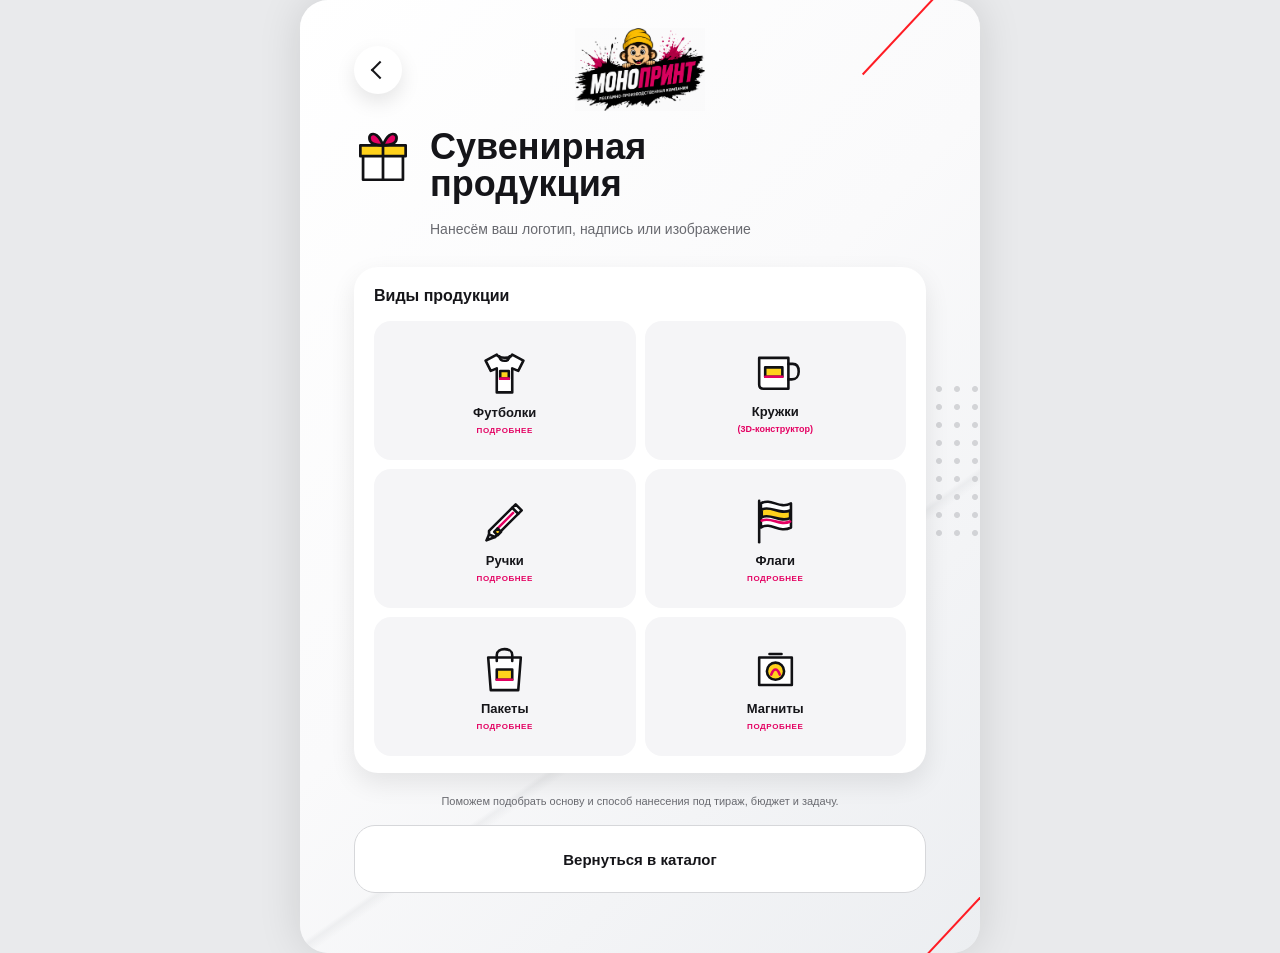
<file: souvenirs.html>
<!doctype html>
<html lang="ru">
<head>
  <meta charset="utf-8"><meta name="viewport" content="width=device-width,initial-scale=1,viewport-fit=cover"><meta name="theme-color" content="#f6f7f9">
  <title>Сувенирная продукция | МОНОПРИНТ</title>
  <meta name="description" content="Сувенирная продукция МОНОПРИНТ: футболки, кружки, ручки, флаги, пакеты и магниты с вашим дизайном.">
  <link rel="canonical" href="https://mono-print.ru/souvenirs.html"><link rel="icon" href="assets/favicon.ico" sizes="any"><link rel="stylesheet" href="calculator.css">
</head>
<body>
  <main class="calculator-shell souvenirs-page product-details-page">
    <div class="decor-line decor-line--top" aria-hidden="true"></div><div class="decor-line decor-line--bottom" aria-hidden="true"></div><div class="calc-dots" aria-hidden="true"></div>
    <header class="calculator-header"><a class="back-button" href="index.html#catalog-panel" aria-label="Вернуться в каталог"><span aria-hidden="true"></span></a><a class="calculator-logo" href="index.html" aria-label="МОНОПРИНТ - на главную"><img src="assets/logo-monoprint-trimmed.png" alt="МОНОПРИНТ"></a></header>
    <section class="calculator-title"><img src="assets/category-souvenirs.svg" alt="" aria-hidden="true"><div><h1>Сувенирная<br>продукция</h1><p>Нанесём ваш логотип, надпись или изображение</p></div></section>

    <section class="calc-card sign-type-card" aria-labelledby="souvenir-type-title">
      <h2 id="souvenir-type-title">Виды продукции</h2>
      <div class="sign-type-grid souvenir-type-grid">
        <button class="sign-type-button product-detail-button" type="button" data-target="souvenir-tshirts" aria-expanded="false"><img src="assets/souvenir-tshirt.svg" alt=""><strong>Футболки</strong><span class="card-action">Подробнее</span></button>
        <button class="sign-type-button product-detail-button" type="button" data-target="souvenir-mugs" aria-expanded="false"><img src="assets/souvenir-mug.svg" alt=""><strong>Кружки</strong><span class="mug-constructor-badge">(3D-конструктор)</span></button>
        <button class="sign-type-button product-detail-button" type="button" data-target="souvenir-pens" aria-expanded="false"><img src="assets/souvenir-pen.svg" alt=""><strong>Ручки</strong><span class="card-action">Подробнее</span></button>
        <button class="sign-type-button product-detail-button" type="button" data-target="souvenir-flags" aria-expanded="false"><img src="assets/souvenir-flag.svg" alt=""><strong>Флаги</strong><span class="card-action">Подробнее</span></button>
        <button class="sign-type-button product-detail-button" type="button" data-target="souvenir-bags" aria-expanded="false"><img src="assets/souvenir-bag.svg" alt=""><strong>Пакеты</strong><span class="card-action">Подробнее</span></button>
        <button class="sign-type-button product-detail-button" type="button" data-target="souvenir-magnets" aria-expanded="false"><img src="assets/souvenir-magnet.svg" alt=""><strong>Магниты</strong><span class="card-action">Подробнее</span></button>
      </div>
    </section>

    <section class="product-detail-section" id="souvenir-tshirts" hidden><div class="neon-heading"><div><span>Сувенирная продукция</span><h2>Футболки</h2></div><button class="product-details-close" type="button" aria-label="Свернуть">×</button></div><a class="mug-constructor-link" href="https://mono-print.ru/monotshirt/"><span>СОЗДАЙ СВОЙ ДИЗАЙН</span><strong>Открыть конструктор футболок</strong></a><div class="product-service-grid">
      <article><span class="product-service-icon"><img src="assets/subtype-shirt-logo.svg" alt=""></span><div><h3>Футболки с логотипом</h3><p>Для сотрудников, промоакций, выставок и корпоративных мероприятий.</p></div></article>
      <article><span class="product-service-icon"><img src="assets/subtype-shirt-merch.svg" alt=""></span><div><h3>Корпоративный мерч</h3><p>Фирменные изображения, слоганы и принты для команды или подарочных наборов.</p></div></article>
      <article><span class="product-service-icon"><img src="assets/subtype-shirt-personal.svg" alt=""></span><div><h3>Индивидуальная печать</h3><p>Именные надписи, фотографии и авторские изображения для подарка.</p></div></article>
    </div><p class="product-detail-note">Способ нанесения подберём по ткани, изображению, размеру и количеству изделий.</p></section>

    <section class="product-detail-section" id="souvenir-mugs" hidden><div class="neon-heading"><div><span>Сувенирная продукция</span><h2>Кружки</h2></div><button class="product-details-close" type="button" aria-label="Свернуть">×</button></div><a class="mug-constructor-link" href="https://mono-print.ru/monomug/index.html"><span>СОЗДАЙ СВОЙ ДИЗАЙН</span><strong>Открыть 3D-конструктор кружек</strong></a><div class="product-service-grid">
      <article><span class="product-service-icon"><img src="assets/subtype-mug-logo.svg" alt=""></span><div><h3>Кружки с логотипом</h3><p>Фирменные кружки для офиса, сотрудников, клиентов и партнёров.</p></div></article>
      <article><span class="product-service-icon"><img src="assets/subtype-mug-photo.svg" alt=""></span><div><h3>Кружки с фотографией</h3><p>Полноцветное изображение, поздравление или памятный дизайн.</p></div></article>
      <article><span class="product-service-icon"><img src="assets/subtype-mug-name.svg" alt=""></span><div><h3>Именные кружки</h3><p>Имя, должность, персональная надпись или индивидуальный макет.</p></div></article>
    </div><p class="product-detail-note">Поможем адаптировать изображение под область нанесения и подготовить макет.</p></section>

    <section class="product-detail-section" id="souvenir-pens" hidden><div class="neon-heading"><div><span>Сувенирная продукция</span><h2>Ручки</h2></div><button class="product-details-close" type="button" aria-label="Свернуть">×</button></div><div class="product-service-grid">
      <article><span class="product-service-icon"><img src="assets/subtype-pen-logo.svg" alt=""></span><div><h3>Ручки с логотипом</h3><p>Компактное фирменное нанесение для ежедневного использования.</p></div></article>
      <article><span class="product-service-icon"><img src="assets/subtype-pen-contact.svg" alt=""></span><div><h3>Ручки с контактами</h3><p>Название компании, телефон, сайт или короткое рекламное сообщение.</p></div></article>
      <article><span class="product-service-icon"><img src="assets/subtype-pen-promo.svg" alt=""></span><div><h3>Промотиражи</h3><p>Для раздачи на выставках, мероприятиях, презентациях и в точках продаж.</p></div></article>
    </div><p class="product-detail-note">Подберём подходящую модель ручки и способ нанесения под макет и тираж.</p></section>

    <section class="product-detail-section" id="souvenir-flags" hidden><div class="neon-heading"><div><span>Сувенирная продукция</span><h2>Флаги</h2></div><button class="product-details-close" type="button" aria-label="Свернуть">×</button></div><div class="product-service-grid">
      <article><span class="product-service-icon"><img src="assets/subtype-flag-corp.svg" alt=""></span><div><h3>Корпоративные флаги</h3><p>Логотип, фирменные цвета и символика компании или организации.</p></div></article>
      <article><span class="product-service-icon"><img src="assets/subtype-flag-ad.svg" alt=""></span><div><h3>Рекламные флаги</h3><p>Для фасадов, мероприятий, выставочных площадок и промозон.</p></div></article>
      <article><span class="product-service-icon"><img src="assets/subtype-flag-table.svg" alt=""></span><div><h3>Настольные флажки</h3><p>Компактное оформление стойки, ресепшена, кабинета или переговорной.</p></div></article>
    </div><p class="product-detail-note">Размер, ткань и крепление подберём с учётом места размещения.</p></section>

    <section class="product-detail-section" id="souvenir-bags" hidden><div class="neon-heading"><div><span>Сувенирная продукция</span><h2>Пакеты</h2></div><button class="product-details-close" type="button" aria-label="Свернуть">×</button></div><div class="product-service-grid">
      <article><span class="product-service-icon"><img src="assets/subtype-bag-brand.svg" alt=""></span><div><h3>Брендированная упаковка</h3><p>Логотип и фирменное оформление для выдачи товаров и заказов.</p></div></article>
      <article><span class="product-service-icon"><img src="assets/subtype-bag-promo.svg" alt=""></span><div><h3>Промопакеты</h3><p>Для выставок, презентаций, мероприятий и рекламных материалов.</p></div></article>
      <article><span class="product-service-icon"><img src="assets/subtype-bag-gift.svg" alt=""></span><div><h3>Подарочные пакеты</h3><p>Индивидуальный дизайн для корпоративных и персональных подарков.</p></div></article>
    </div><p class="product-detail-note">Подберём основу, размер и нанесение под вес содержимого, тираж и задачу.</p></section>

    <section class="product-detail-section" id="souvenir-magnets" hidden><div class="neon-heading"><div><span>Сувенирная продукция</span><h2>Магниты</h2></div><button class="product-details-close" type="button" aria-label="Свернуть">×</button></div><div class="product-service-grid">
      <article><span class="product-service-icon"><img src="assets/subtype-magnet-ad.svg" alt=""></span><div><h3>Рекламные магниты</h3><p>Логотип, контакты, список услуг или полезная информация о компании.</p></div></article>
      <article><span class="product-service-icon"><img src="assets/subtype-magnet-souvenir.svg" alt=""></span><div><h3>Сувенирные магниты</h3><p>Достопримечательности, события, изображения и памятные надписи.</p></div></article>
      <article><span class="product-service-icon"><img src="assets/subtype-magnet-photo.svg" alt=""></span><div><h3>Магниты с фотографией</h3><p>Индивидуальные макеты для праздников, подарков и семейных событий.</p></div></article>
    </div><p class="product-detail-note">Изготовим по готовому дизайну или подготовим макет под выбранную форму.</p></section>

    <p class="souvenir-note">Поможем подобрать основу и способ нанесения под тираж, бюджет и задачу.</p>
    <a class="catalog-return signage-return" href="index.html#catalog-panel">Вернуться в каталог</a>
  </main>
  <script src="product-details.js"></script>
</body>
</html>
</file>
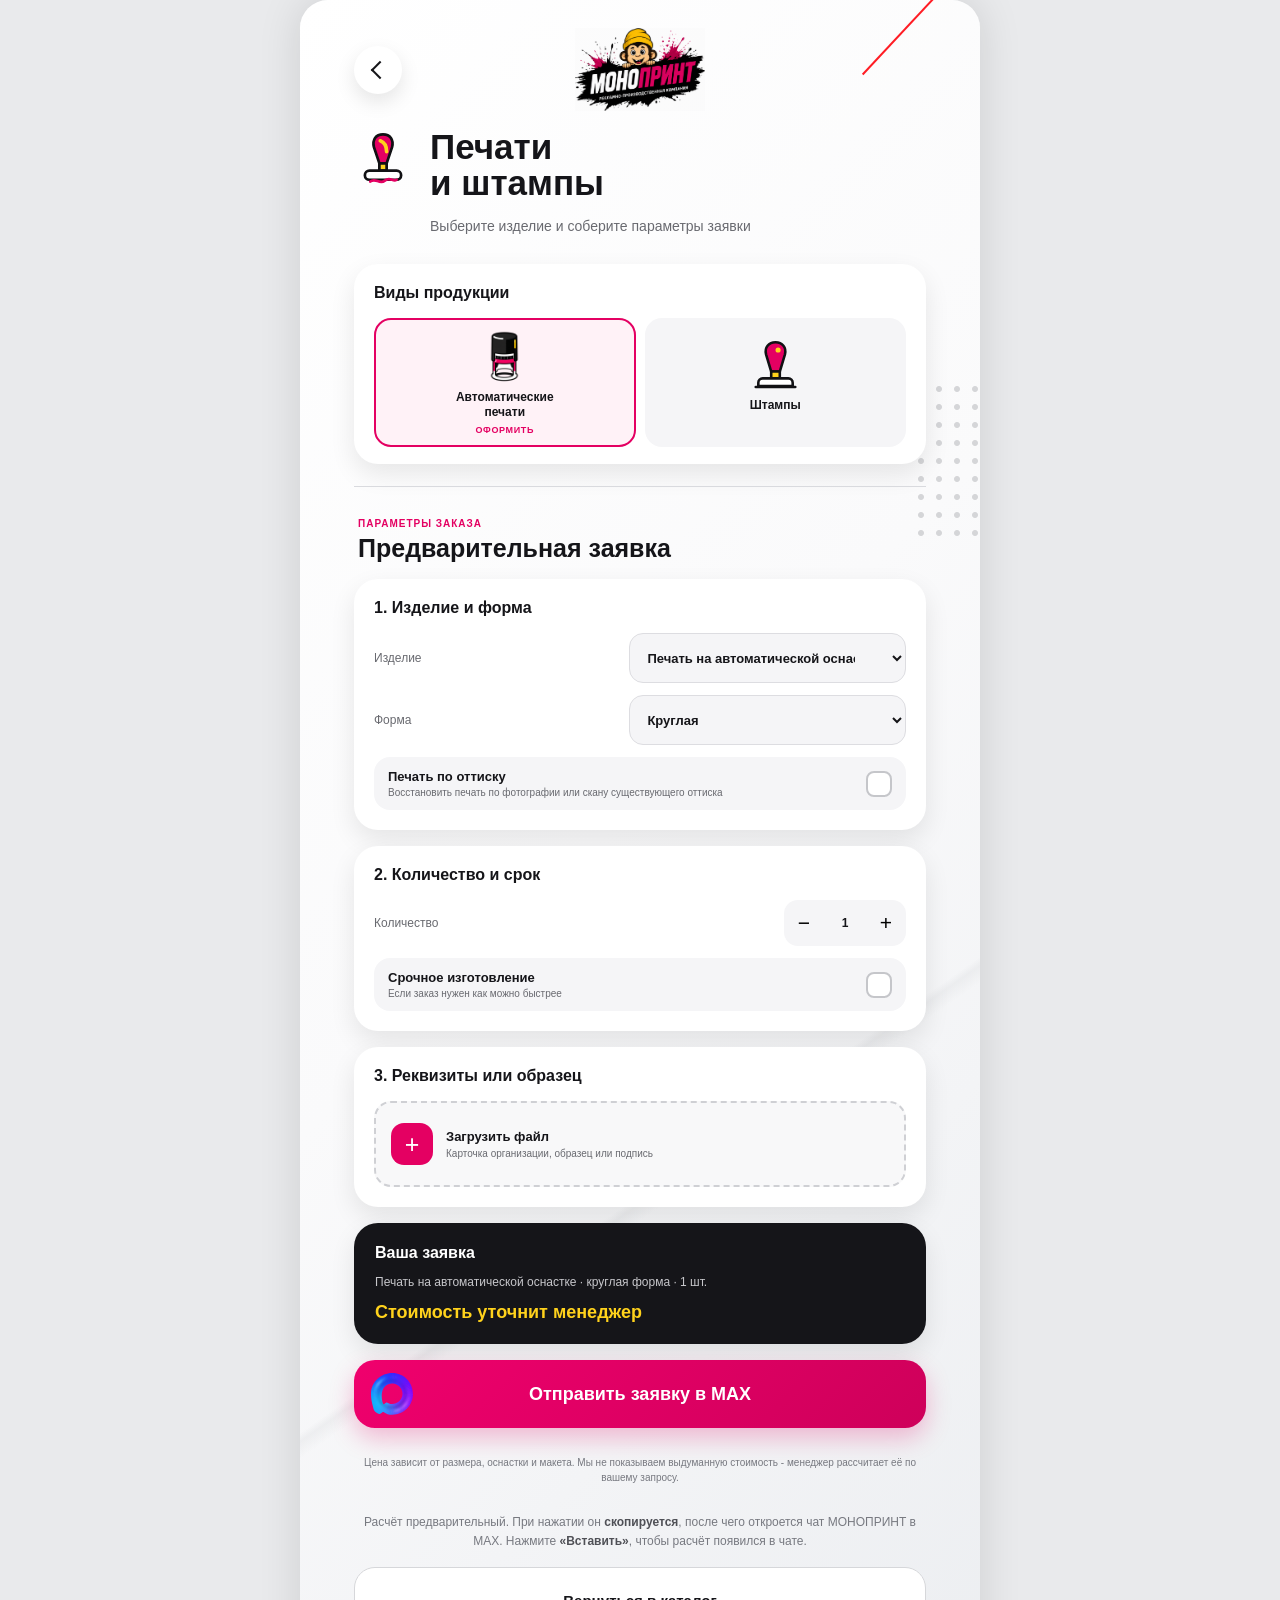
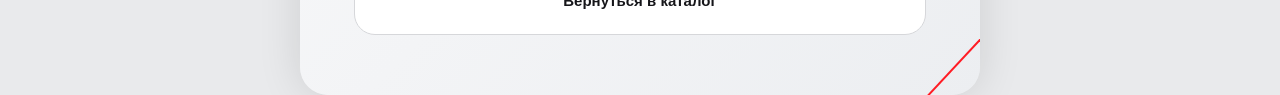
<file: stamps.html>
<!doctype html><html lang="ru"><head><meta charset="utf-8"><meta name="viewport" content="width=device-width,initial-scale=1,viewport-fit=cover"><meta name="theme-color" content="#f6f7f9"><title>Печати и штампы | МОНОПРИНТ</title><meta name="description" content="Автоматические печати, штампы, факсимиле и изготовление печати по оттиску. Соберите параметры заказа и отправьте заявку в МОНОПРИНТ."><link rel="canonical" href="https://mono-print.ru/stamps.html"><link rel="icon" href="assets/favicon.ico" sizes="any"><link rel="stylesheet" href="calculator.css"></head>
<body><main class="calculator-shell product-page"><div class="decor-line decor-line--top" aria-hidden="true"></div><div class="decor-line decor-line--bottom" aria-hidden="true"></div><div class="calc-dots" aria-hidden="true"></div>
<header class="calculator-header"><a class="back-button" href="index.html#catalog-panel" aria-label="Вернуться в каталог"><span aria-hidden="true"></span></a><a class="calculator-logo" href="index.html" aria-label="МОНОПРИНТ - на главную"><img src="assets/logo-monoprint-trimmed.png" alt="МОНОПРИНТ"></a></header>
<section class="calculator-title"><img src="assets/category-stamps.svg" alt="" aria-hidden="true"><div><h1>Печати<br>и штампы</h1><p>Выберите изделие и соберите параметры заявки</p></div></section>
<section class="calc-card sign-type-card" aria-labelledby="stamp-types-title"><h2 id="stamp-types-title">Виды продукции</h2><div class="sign-type-grid product-type-grid stamp-type-grid">
<button class="sign-type-button stamp-type-button is-active" type="button" data-stamp-type="Печать на автоматической оснастке"><img src="assets/stamp-auto-v7.png" alt=""><strong>Автоматические печати</strong><span class="card-action">Оформить</span></button>
<button class="sign-type-button stamp-type-button" type="button" data-stamp-type="Штамп"><img src="assets/stamp-office.svg" alt=""><strong>Штампы</strong><span class="card-action">Оформить</span></button>
</div></section>
<form class="stamp-configurator" id="stamp-configurator"><div class="neon-heading"><div><span>Параметры заказа</span><h2>Предварительная заявка</h2></div></div>
<section class="calc-card"><h3>1. Изделие и форма</h3><div class="select-fields stamp-fields"><label><span>Изделие</span><select id="stamp-product"><option>Печать на автоматической оснастке</option><option>Штамп</option><option>Факсимиле</option></select></label><label><span>Форма</span><select id="stamp-shape"><option>Круглая</option><option>Прямоугольная</option><option>Овальная</option><option>По образцу</option></select></label></div><label class="check-row"><span><strong>Печать по оттиску</strong><small>Восстановить печать по фотографии или скану существующего оттиска</small></span><input id="stamp-by-imprint" type="checkbox"><span class="check-mark" aria-hidden="true">✓</span></label></section>
<section class="calc-card"><h3>2. Количество и срок</h3><div class="stamp-order-row"><label>Количество<div class="stepper"><button type="button" data-stamp-step="-1" aria-label="Уменьшить количество">−</button><input id="stamp-quantity" type="number" min="1" value="1"><button type="button" data-stamp-step="1" aria-label="Увеличить количество">+</button></div></label><label class="check-row stamp-urgent"><span><strong>Срочное изготовление</strong><small>Если заказ нужен как можно быстрее</small></span><input id="stamp-urgent" type="checkbox"><span class="check-mark" aria-hidden="true">✓</span></label></div></section>
<section class="calc-card"><h3>3. Реквизиты или образец</h3><label class="file-upload"><input id="stamp-file" type="file" accept="image/*,.pdf,.doc,.docx"><span class="file-plus" aria-hidden="true">+</span><span><strong id="stamp-file-label">Загрузить файл</strong><small>Карточка организации, образец или подпись</small></span></label></section>
<section class="summary-card stamp-summary" aria-live="polite"><h2>Ваша заявка</h2><p id="stamp-summary-text"></p><strong>Стоимость уточнит менеджер</strong></section>
<button class="max-submit" id="stamp-max-submit" type="button"><img src="assets/max.svg" alt="" aria-hidden="true"><span>Отправить заявку в MAX</span></button><p class="calculation-note">Цена зависит от размера, оснастки и макета. Мы не показываем выдуманную стоимость - менеджер рассчитает её по вашему запросу.</p><p class="calculation-note calculation-note--max">Расчёт предварительный. При нажатии он <strong>скопируется</strong>, после чего откроется чат МОНОПРИНТ в MAX. Нажмите <strong>«Вставить»</strong>, чтобы расчёт появился в чате.</p></form>
<a class="catalog-return signage-return" href="index.html#catalog-panel">Вернуться в каталог</a></main><script src="max-chat.js"></script><script src="stamps.js"></script></body></html>
</file>
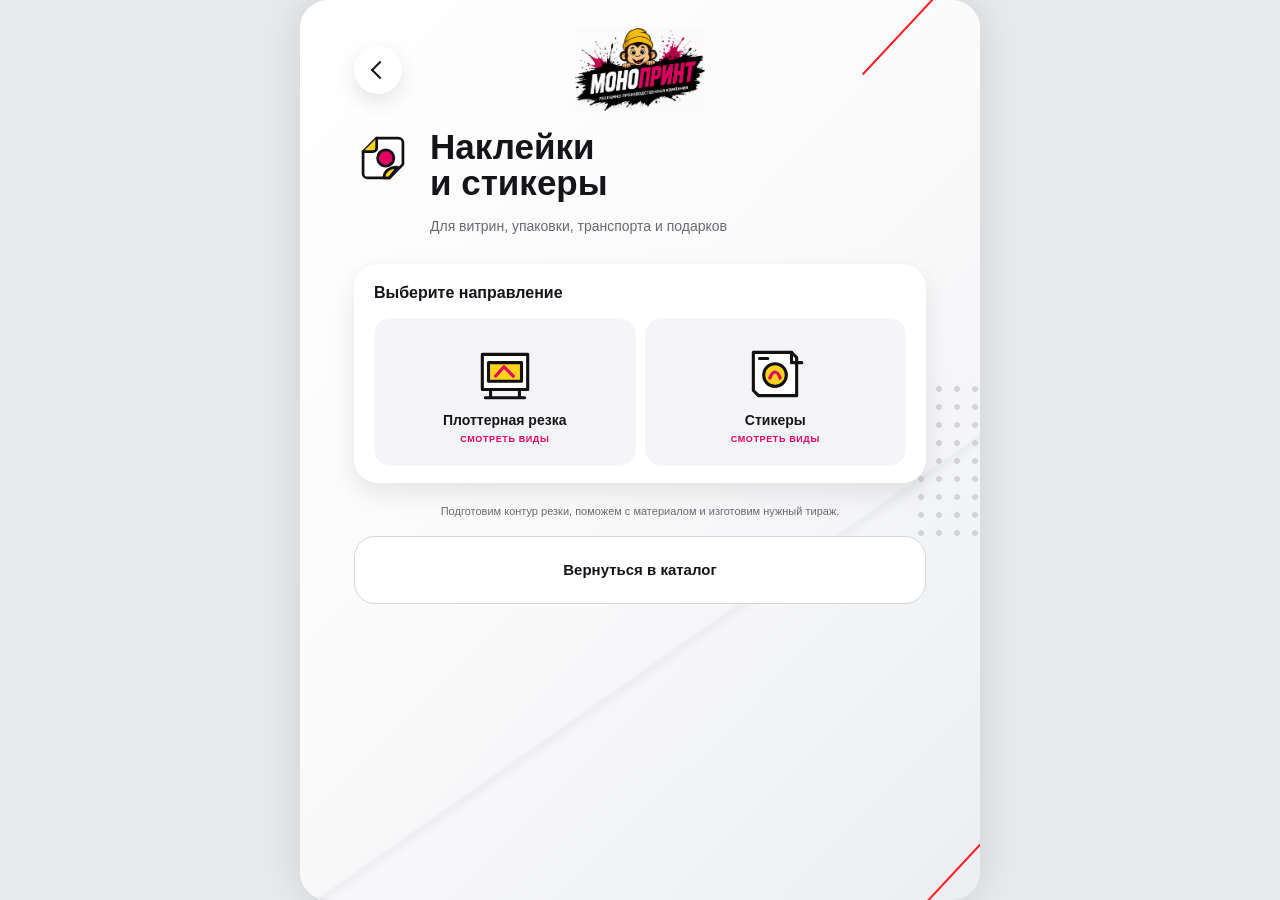
<file: stickers.html>
<!doctype html>
<html lang="ru">
<head>
  <meta charset="utf-8">
  <meta name="viewport" content="width=device-width,initial-scale=1,viewport-fit=cover">
  <meta name="theme-color" content="#f6f7f9">
  <title>Наклейки и стикеры | МОНОПРИНТ</title>
  <meta name="description" content="Плоттерная резка, наклейки и стикеры с вашим дизайном в МОНОПРИНТ.">
  <link rel="canonical" href="https://mono-print.ru/stickers.html">
  <link rel="icon" href="assets/favicon.ico" sizes="any">
  <link rel="stylesheet" href="calculator.css">
</head>
<body>
  <main class="calculator-shell product-page stickers-page">
    <div class="decor-line decor-line--top" aria-hidden="true"></div><div class="decor-line decor-line--bottom" aria-hidden="true"></div><div class="calc-dots" aria-hidden="true"></div>
    <header class="calculator-header"><a class="back-button" href="index.html#catalog-panel" aria-label="Вернуться в каталог"><span aria-hidden="true"></span></a><a class="calculator-logo" href="index.html" aria-label="МОНОПРИНТ - на главную"><img src="assets/logo-monoprint-trimmed.png" alt="МОНОПРИНТ"></a></header>

    <section class="calculator-title"><img src="assets/category-stickers.svg" alt="" aria-hidden="true"><div><h1>Наклейки<br>и стикеры</h1><p>Для витрин, упаковки, транспорта и подарков</p></div></section>

    <section class="calc-card sign-type-card" aria-labelledby="stickers-title">
      <h2 id="stickers-title">Выберите направление</h2>
      <div class="sign-type-grid product-type-grid product-type-grid--two">
        <button class="sign-type-button sticker-direction" type="button" data-target="plotter-types" aria-expanded="false" aria-controls="plotter-types">
          <img src="assets/sticker-plotter.svg" alt="">
          <strong>Плоттерная резка</strong>
          <span class="card-action">Смотреть виды</span>
        </button>
        <button class="sign-type-button sticker-direction" type="button" data-target="sticker-types" aria-expanded="false" aria-controls="sticker-types">
          <img src="assets/sticker-stickers.svg" alt="">
          <strong>Стикеры</strong>
          <span class="card-action">Смотреть виды</span>
        </button>
      </div>
    </section>

    <section class="sticker-details" id="plotter-types" hidden>
      <div class="neon-heading"><div><span>Плоттерная резка</span><h2>Что можно изготовить</h2></div><button class="sticker-details-close" type="button" aria-label="Свернуть виды плоттерной резки">×</button></div>
      <div class="sticker-service-grid">
        <article><b>Аа</b><div><h3>Надписи и логотипы</h3><p>Фигурные элементы из цветной плёнки без фона для стекла, пластика, металла и других гладких поверхностей.</p></div></article>
        <article><b>ВТ</b><div><h3>Оформление витрин</h3><p>Режим работы, контакты, акции, декоративные элементы и комплексные композиции для окон и входных групп.</p></div></article>
        <article><b>АП</b><div><h3>Аппликации из плёнки</h3><p>Одноцветные и многослойные изображения, собранные из плёнок нескольких цветов.</p></div></article>
        <article><b>ТР</b><div><h3>Трафареты</h3><p>Одноразовые и многоразовые трафареты для покраски, разметки, декора и нанесения надписей.</p></div></article>
        <article><b>АВ</b><div><h3>Наклейки на авто</h3><p>Логотипы, телефоны, адрес сайта, режим работы и рекламные надписи для транспорта.</p></div></article>
        <article><b>→</b><div><h3>Навигация и режим работы</h3><p>Стрелки, номера, указатели, информационные надписи и обозначения для помещений.</p></div></article>
      </div>
      <p class="sticker-section-note">Резка выполняется без печати: изображение формируется из готовой цветной плёнки. Поможем подготовить контур и подобрать цвет.</p>
    </section>

    <section class="sticker-details" id="sticker-types" hidden>
      <div class="neon-heading"><div><span>Стикеры</span><h2>Варианты изготовления</h2></div><button class="sticker-details-close" type="button" aria-label="Свернуть виды стикеров">×</button></div>
      <div class="sticker-service-grid">
        <article><b>КН</b><div><h3>Контурные стикеры</h3><p>Каждая наклейка вырезается по форме изображения и легко отделяется от подложки.</p></div></article>
        <article><b>SP</b><div><h3>Стикерпаки</h3><p>Набор разных стикеров на одном листе - для подарков, брендов, мероприятий и продажи.</p></div></article>
        <article><b>ЭТ</b><div><h3>Этикетки</h3><p>Наклейки с логотипом, составом, контактами или маркировкой для товаров и упаковки.</p></div></article>
        <article><b>ЛС</b><div><h3>Наклейки на листах</h3><p>Одинаковые или разные изображения, удобно размещённые на листе для выдачи и хранения.</p></div></article>
        <article><b>ПР</b><div><h3>Прозрачные наклейки</h3><p>Печать на прозрачной плёнке для стекла, упаковки и поверхностей, где важно сохранить фон.</p></div></article>
        <article><b>H₂O</b><div><h3>Влагостойкие наклейки</h3><p>Для улицы, транспорта, упаковки и предметов, которые контактируют с влагой.</p></div></article>
      </div>
      <p class="sticker-section-note">Напечатаем по готовому макету или поможем подготовить дизайн и контур резки под нужный размер.</p>
    </section>

    <p class="souvenir-note">Подготовим контур резки, поможем с материалом и изготовим нужный тираж.</p>
    <a class="catalog-return signage-return" href="index.html#catalog-panel">Вернуться в каталог</a>
  </main>
  <script src="stickers.js"></script>
</body>
</html>
</file>
<file: styles.css>
:root {
  --page-width: 680px;
  --ink: #141417;
  --muted: #616369;
  --line: #d1d4d6;
  --red: #e00308;
  --green: #34c759;
}

* {
  box-sizing: border-box;
}

html {
  min-width: 320px;
  background: #e9eaec;
}

body {
  min-height: 100vh;
  margin: 0;
  color: var(--ink);
  font-family: Inter, Arial, Helvetica, sans-serif;
  -webkit-font-smoothing: antialiased;
}

.taplink {
  position: relative;
  isolation: isolate;
  width: min(100%, var(--page-width));
  min-height: 100svh;
  margin: 0 auto;
  padding: clamp(205px, 46vw, 245px) clamp(30px, 9.4vw, 64px) clamp(36px, 7vw, 72px);
  overflow: hidden;
  background:
    linear-gradient(135deg, rgba(255,255,255,.97) 0%, rgba(250,250,251,.94) 42%, rgba(238,239,241,.91) 100%);
  box-shadow: 0 0 44px rgba(0, 0, 0, .12);
}

.taplink::before {
  position: absolute;
  z-index: -3;
  inset: 0;
  content: "";
  background:
    linear-gradient(145deg, transparent 0 58%, rgba(210,212,215,.28) 58.4%, transparent 59.3%),
    linear-gradient(145deg, transparent 0 64%, rgba(225,226,228,.48) 64.4%, transparent 65.3%),
    linear-gradient(145deg, transparent 0 70%, rgba(215,217,220,.28) 70.4%, transparent 71.3%);
  opacity: .62;
}

.taplink::after {
  position: absolute;
  z-index: -2;
  right: -24%;
  bottom: -6%;
  width: 108%;
  height: 45%;
  content: "";
  background: linear-gradient(140deg, transparent, rgba(218,220,223,.62));
  filter: blur(24px);
  transform: rotate(-5deg);
}

.decor {
  position: absolute;
  z-index: 3;
  width: 2px;
  height: 142px;
  background: #ff1c24;
  transform: rotate(43deg);
  pointer-events: none;
}

.decor-top {
  top: -38px;
  right: 86px;
}

.decor-bottom {
  right: 31px;
  bottom: -44px;
}

.dot-pattern {
  position: absolute;
  z-index: -1;
  top: 36.5%;
  right: -12px;
  width: 112px;
  height: 185px;
  background-image: radial-gradient(circle, rgba(187,189,191,.65) 0 3px, transparent 4px);
  background-size: 20px 20px;
  opacity: .64;
  transform: rotate(-4deg);
}

.brand {
  position: fixed;
  z-index: 0;
  top: 0;
  left: 50%;
  width: min(100%, var(--page-width));
  padding: calc(18px + env(safe-area-inset-top)) 24px 13px;
  text-align: center;
  transform: translateX(-50%);
}

.brand-home {
  display: block;
}

.visually-hidden {
  position: absolute;
  width: 1px;
  height: 1px;
  padding: 0;
  margin: -1px;
  overflow: hidden;
  clip: rect(0, 0, 0, 0);
  white-space: nowrap;
  border: 0;
}

.brand-logo {
  display: block;
  width: clamp(300px, 72vw, 440px);
  max-width: 100%;
  height: auto;
  margin: 0 auto;
  mix-blend-mode: normal;
}

.actions {
  position: relative;
  z-index: 2;
  display: grid;
  gap: clamp(10px, 2.45vw, 17px);
  margin-top: 0;
}

.action-card,
.call-button {
  min-height: clamp(74px, 13.5vw, 92px);
  border-radius: clamp(18px, 2.75vw, 28px);
  box-shadow: 0 10px 24px rgba(0, 0, 0, .08);
  text-decoration: none;
}

.action-card {
  display: grid;
  grid-template-columns: clamp(58px, 12.8vw, 88px) 1fr clamp(34px, 8.2vw, 56px);
  align-items: center;
  width: 100%;
  padding: 0 clamp(17px, 4.1vw, 28px);
  color: #0a0a0d;
  border: 0;
  background: rgba(255,255,255,.97);
  cursor: pointer;
  font: inherit;
  transition: transform .18s ease, box-shadow .18s ease;
}

.action-card:hover {
  transform: translateY(-2px);
  box-shadow: 0 14px 30px rgba(0, 0, 0, .12);
}

.action-card:active,
.call-button:active {
  transform: scale(.985);
}

.action-label {
  justify-self: center;
  font-size: clamp(20px, 3.35vw, 23px);
  line-height: 1.2;
  text-align: center;
}

.arrow {
  display: grid;
  width: clamp(34px, 8.2vw, 56px);
  height: 100%;
  place-items: center end;
  justify-self: end;
}

.arrow::before {
  width: clamp(11px, 2.35vw, 16px);
  height: clamp(11px, 2.35vw, 16px);
  border-top: 2px solid currentColor;
  border-right: 2px solid currentColor;
  content: "";
  transform: rotate(45deg);
  transition: transform .2s ease;
}

.catalog-toggle[aria-expanded="true"] .arrow::before {
  transform: rotate(135deg);
}

.service-icon {
  display: grid;
  place-items: center;
  width: clamp(52px, 8.5vw, 58px);
  height: clamp(52px, 8.5vw, 58px);
  overflow: hidden;
  flex: none;
}

.service-icon img {
  display: block;
  width: 100%;
  height: 100%;
  object-fit: contain;
}

/* У SVG ВКонтакте есть внутренние прозрачные поля. Масштаб компенсирует их,
   чтобы видимый диаметр совпадал с MAX и Telegram. */
.service-icon--vk img {
  transform: scale(1.17);
}

.service-icon--map img {
  transform: scale(.96);
}

.service-icon--catalog img {
  transform: scale(.96);
}

.catalog-panel {
  scroll-margin-top: clamp(190px, 46vw, 230px);
  padding: clamp(12px, 2.8vw, 19px);
  border: 1px solid rgba(255,255,255,.8);
  border-radius: clamp(20px, 3.2vw, 26px);
  background: rgba(255,255,255,.78);
  box-shadow: 0 12px 28px rgba(0,0,0,.09);
  backdrop-filter: blur(10px);
}

.catalog-panel[hidden] {
  display: none;
}

.catalog-grid {
  display: grid;
  grid-template-columns: repeat(2, minmax(0, 1fr));
  gap: clamp(9px, 2vw, 13px);
}

.category-card {
  display: grid;
  min-height: clamp(112px, 20vw, 136px);
  place-items: center;
  align-content: center;
  gap: 7px;
  padding: 12px 8px;
  border: 1px solid rgba(20,20,23,.055);
  border-radius: clamp(15px, 2.5vw, 20px);
  background: linear-gradient(145deg, #fff 0%, #f3f3f5 100%);
  color: inherit;
  text-decoration: none;
  text-align: center;
}

a.category-card {
  transition: transform .18s ease, box-shadow .18s ease;
}

a.category-card:hover {
  transform: translateY(-2px);
  box-shadow: 0 8px 18px rgba(0,0,0,.08);
}

.category-card img {
  display: block;
  width: clamp(47px, 8.5vw, 58px);
  height: clamp(47px, 8.5vw, 58px);
  object-fit: contain;
}

.category-card h2 {
  max-width: 150px;
  margin: 0;
  color: #17171a;
  font-size: clamp(12px, 2.15vw, 15px);
  font-weight: 750;
  line-height: 1.15;
}

.call-button {
  display: grid;
  place-items: center;
  color: #fff;
  background: var(--green);
  font-size: clamp(30px, 4.7vw, 32px);
  font-weight: 900;
  line-height: 1;
  transition: filter .18s ease, transform .18s ease;
}

.call-button:hover {
  filter: brightness(.95);
}

.contacts {
  position: relative;
  z-index: 2;
  width: 100%;
  margin: clamp(80px, 11.5vw, 94px) auto 0;
}

.contact-details {
  display: flex;
  min-height: clamp(54px, 9vw, 62px);
  align-items: center;
  justify-content: center;
  flex-direction: column;
  gap: 3px;
  color: #57595e;
  border-top: 1px solid var(--line);
  font-size: clamp(9px, 1.48vw, 10px);
  line-height: 1.35;
  text-align: center;
  font-style: normal;
}

.contact-details span,
.contact-details a {
  white-space: nowrap;
}

a:focus-visible,
button:focus-visible {
  outline: 3px solid rgba(224, 3, 8, .55);
  outline-offset: 4px;
}

@media (max-width: 430px) {
  .taplink {
    padding-right: 24px;
    padding-left: 24px;
  }

  .action-card {
    grid-template-columns: 52px 1fr 28px;
    padding-right: 18px;
    padding-left: 18px;
  }
}

@media (min-width: 681px) {
  .taplink {
    min-height: 1024px;
    border-radius: 28px;
  }
}

@media (prefers-reduced-motion: reduce) {
  *,
  *::before,
  *::after {
    scroll-behavior: auto !important;
    transition-duration: .01ms !important;
  }
}
</file>
<file: calculator.css>
:root{--page-width:680px;--ink:#151519;--muted:#696a70;--pink:#e40062;--yellow:#ffd21c;--line:#dddde1}
*{box-sizing:border-box}
html{min-width:320px;background:#e9eaec}
body{min-height:100vh;margin:0;color:var(--ink);font-family:Inter,Arial,Helvetica,sans-serif;-webkit-font-smoothing:antialiased}
button,input,select{font:inherit}
.calculator-shell{position:relative;isolation:isolate;width:min(100%,var(--page-width));min-height:100svh;margin:0 auto;padding:28px clamp(24px,7vw,54px) 60px;overflow:hidden;background:linear-gradient(135deg,#fff 0%,#fafafb 48%,#eceef1 100%);box-shadow:0 0 44px rgba(0,0,0,.12)}
.calculator-shell::before{position:absolute;z-index:-2;inset:0;content:"";background:linear-gradient(145deg,transparent 0 66%,rgba(213,215,218,.28) 66.4%,transparent 67.2%)}
.decor-line{position:absolute;z-index:3;width:2px;height:130px;background:#ff1c24;transform:rotate(43deg);pointer-events:none}.decor-line--top{top:-38px;right:72px}.decor-line--bottom{right:29px;bottom:-42px}
.calc-dots{position:absolute;z-index:-1;top:380px;right:-10px;width:78px;height:165px;background-image:radial-gradient(circle,rgba(190,191,195,.62) 0 2.5px,transparent 3.5px);background-size:18px 18px}
.calculator-header{position:relative;display:grid;min-height:82px;place-items:center}.back-button{position:absolute;left:0;display:grid;width:48px;height:48px;place-items:center;border-radius:50%;background:#fff;box-shadow:0 8px 20px rgba(0,0,0,.1)}.back-button span{position:absolute;top:50%;left:50%;display:block;width:13px;height:13px;border-bottom:2px solid var(--ink);border-left:2px solid var(--ink);transform:translate(-35%,-50%) rotate(45deg);transform-origin:center}
.calculator-logo img{display:block;width:130px;height:auto;mix-blend-mode:multiply}
.calculator-title{display:grid;grid-template-columns:62px 1fr;align-items:start;gap:14px;margin:18px 0 30px}.calculator-title>img{width:58px;height:58px}.calculator-title h1{margin:0;font-size:clamp(26px,6.4vw,38px);line-height:1.02}.calculator-title p{grid-column:1/-1;margin:18px 0 0;color:var(--muted);font-size:14px}
.calculator{display:grid;gap:16px}.calc-card,.summary-card{border-radius:24px;box-shadow:0 10px 26px rgba(0,0,0,.09)}.calc-card{padding:20px;background:#fff}.calc-card h2,.summary-card h2{margin:0;font-size:16px}.section-heading{display:flex;align-items:center;justify-content:space-between;gap:12px}.price-status{color:#777980;font-size:10px;text-align:right}.price-status.is-live{color:#168a3f}.price-status.is-fallback{color:#a65e00}
.material-card{height:330px}.material-list{height:230px;margin-top:16px;padding-right:5px;overflow-y:auto;overscroll-behavior:contain;scrollbar-color:var(--pink) #ececf0;scrollbar-width:thin}.material-list::-webkit-scrollbar{width:6px}.material-list::-webkit-scrollbar-track{border-radius:6px;background:#ececf0}.material-list::-webkit-scrollbar-thumb{border-radius:6px;background:var(--pink)}
.material-option{position:relative;display:grid;grid-template-columns:24px minmax(0,1fr) auto;min-height:62px;align-items:center;gap:10px;margin-bottom:8px;padding:8px 12px;border:2px solid transparent;border-radius:16px;background:#f5f5f7;cursor:pointer}.material-option:has(input:checked){border-color:var(--pink);background:#fff2f7}.material-option input{position:absolute;opacity:0;pointer-events:none}.radio-mark{display:block;width:20px;height:20px;border:2px solid #bfc0c5;border-radius:50%;background:#fff}.material-option input:checked+.radio-mark{border:6px solid var(--pink)}.material-copy{display:grid;gap:2px;min-width:0}.material-copy strong{font-size:14px}.material-copy small{overflow:hidden;color:var(--muted);font-size:10px;text-overflow:ellipsis;white-space:nowrap}.material-price{font-size:13px;white-space:nowrap}.scroll-hint{margin:8px 0 0;color:#898a90;font-size:10px;text-align:center}
.size-grid{display:grid;grid-template-columns:1fr 20px 1fr;align-items:end;margin-top:17px}.size-grid label{display:grid;gap:7px;color:var(--muted);font-size:11px}.size-grid input{width:100%;height:58px;padding:0 15px;border:1px solid var(--line);border-radius:16px;outline:none;background:#f5f5f7;color:var(--ink);font-size:19px;font-weight:700}.size-grid input:focus{border-color:var(--pink)}.multiply{padding-bottom:18px;color:#92939a;font-size:19px;text-align:center}.quantity-row{display:flex;align-items:center;justify-content:space-between;margin-top:18px;color:var(--muted);font-size:13px}.stepper{display:grid;grid-template-columns:40px 42px 40px;height:46px;overflow:hidden;border-radius:14px;background:#f5f5f7}.stepper button,.stepper input{width:100%;border:0;background:transparent;text-align:center}.stepper button{font-size:21px;cursor:pointer}.stepper input{appearance:textfield;color:var(--ink);font-weight:700}.stepper input::-webkit-inner-spin-button{display:none}
.switch-row{position:relative;display:flex;align-items:center;justify-content:space-between;margin-top:16px;padding:12px 14px;border-radius:16px;background:#fff8d8;cursor:pointer}.switch-row[hidden]{display:none}.switch-row>span:first-child{display:grid;gap:3px}.switch-row strong{font-size:14px}.switch-row small{color:var(--muted);font-size:10px}.switch-row input{position:absolute;opacity:0}.switch{position:relative;width:42px;height:26px;border-radius:13px;background:#c6c7ca;transition:.2s}.switch::after{position:absolute;top:3px;left:3px;width:20px;height:20px;border-radius:50%;background:#fff;content:"";transition:.2s}.switch-row input:checked+.switch{background:var(--pink)}.switch-row input:checked+.switch::after{transform:translateX(16px)}.design-row{display:flex;align-items:center;justify-content:space-between;margin-top:14px;color:var(--muted);font-size:13px}.design-row select{min-width:164px;height:48px;padding:0 34px 0 14px;border:0;border-radius:14px;background:#f5f5f7;color:var(--ink);font-size:13px;font-weight:700}
.summary-card{padding:21px;background:#151519;color:#fff}.summary-card dl{display:grid;gap:13px;margin:18px 0}.summary-card dl div{display:flex;justify-content:space-between;gap:14px;color:#c7c7cb;font-size:12px}.summary-card dd{margin:0;color:#fff;text-align:right}.summary-card [hidden]{display:none}.total-row{display:flex;align-items:center;justify-content:space-between;padding-top:16px;border-top:1px solid #3a3a40;font-weight:700}.total-row strong{color:var(--yellow);font-size:28px;font-weight:900}
.max-submit,.catalog-return{min-height:68px;border-radius:21px;text-decoration:none}.max-submit{display:grid;grid-template-columns:44px 1fr 44px;align-items:center;width:100%;padding:0 17px;border:0;background:linear-gradient(135deg,#f0006d,#ce005a);box-shadow:0 10px 24px rgba(228,0,98,.25);color:#fff;cursor:pointer;font-size:18px;font-weight:800}.max-submit img{width:42px;height:42px;border-radius:13px}.catalog-return{display:grid;place-items:center;border:1px solid #d6d7da;background:#fff;color:var(--ink);font-size:15px;font-weight:700}.calculation-note{margin:12px 0 0;color:#777980;font-size:10px;line-height:1.45;text-align:center}.calculation-note--max{font-size:12px;line-height:1.55}.calculation-note--max strong{color:#4f5056}
.product-tabs{display:grid;grid-template-columns:repeat(3,1fr);gap:8px;margin-top:17px}.product-tabs label{position:relative}.product-tabs input{position:absolute;opacity:0}.product-tabs span{display:grid;min-height:54px;place-items:center;padding:7px;border:2px solid transparent;border-radius:15px;background:#f5f5f7;font-size:12px;font-weight:700;text-align:center;cursor:pointer}.product-tabs input:checked+span{border-color:var(--pink);background:#fff2f7;color:var(--pink)}
.select-fields{display:grid;gap:12px;margin-top:17px}.select-fields label{display:grid;grid-template-columns:minmax(0,1fr) minmax(150px,52%);align-items:center;gap:12px;color:var(--muted);font-size:12px}.select-fields select{width:100%;height:50px;padding:0 34px 0 13px;border:1px solid var(--line);border-radius:14px;background:#f5f5f7;color:var(--ink);font-size:13px;font-weight:700}.select-fields label[hidden]{display:none}
.check-row{position:relative;display:flex;align-items:center;justify-content:space-between;margin-top:12px;padding:12px 14px;border-radius:16px;background:#f5f5f7;cursor:pointer}.check-row>span:first-child{display:grid;gap:3px}.check-row strong{font-size:13px}.check-row small{color:var(--muted);font-size:10px}.check-row input{position:absolute;opacity:0}.check-mark{display:grid;width:26px;height:26px;place-items:center;border:2px solid #c5c6ca;border-radius:8px;background:#fff;color:transparent;font-size:15px;font-weight:900}.check-row input:checked+.check-mark{border-color:var(--pink);background:var(--pink);color:#fff}
.sign-type-card{padding-bottom:17px}.sign-type-grid{display:grid;grid-template-columns:repeat(2,minmax(0,1fr));gap:9px;margin-top:16px}.sign-type-button{position:relative;display:grid;min-height:112px;place-items:center;align-content:center;gap:5px;padding:10px 6px;border:2px solid transparent;border-radius:17px;background:#f5f5f7;color:var(--ink);text-align:center;cursor:default}.sign-type-button img{width:45px;height:45px}.sign-type-button strong{max-width:125px;font-size:11px;line-height:1.15}.sign-type-button--neon,.sign-type-button--details{cursor:pointer}.sign-type-button--neon:hover,.sign-type-button--neon.is-active,.sign-type-button--details:hover,.sign-type-button--details.is-active{border-color:var(--pink);background:#fff2f7}.card-action{color:var(--pink);font-size:9px;font-weight:800;text-transform:uppercase;letter-spacing:.07em}.signage-fields label{grid-template-columns:minmax(0,1fr) minmax(170px,58%)}
.file-upload{display:flex;min-height:86px;align-items:center;gap:13px;margin-top:16px;padding:12px 15px;border:2px dashed #cfd0d4;border-radius:17px;background:#f8f8f9;cursor:pointer}.file-upload input{position:absolute;width:1px;height:1px;opacity:0}.file-plus{display:grid;width:42px;height:42px;place-items:center;border-radius:13px;background:var(--pink);color:#fff;font-size:25px}.file-upload>span:last-child{display:grid;gap:4px;min-width:0}.file-upload strong{overflow:hidden;max-width:240px;font-size:13px;text-overflow:ellipsis;white-space:nowrap}.file-upload small{color:var(--muted);font-size:10px}.range-caption{margin-top:16px;color:#c7c7cb;font-size:10px}.summary-card .range-caption+.total-row{margin-top:7px}
.signage-page>.sign-type-card{margin-bottom:16px}.signage-return{margin-top:16px}.neon-calculator,.facade-info{display:grid;gap:16px;margin-top:22px;padding-top:26px;border-top:1px solid #d9dade}.neon-calculator[hidden],.facade-info[hidden]{display:none}.neon-heading{display:flex;align-items:center;justify-content:space-between;padding:0 4px}.neon-heading span{color:var(--pink);font-size:10px;font-weight:900;text-transform:uppercase;letter-spacing:.1em}.neon-heading h2{margin:3px 0 0;font-size:25px}.neon-heading button{display:grid;width:40px;height:40px;place-items:center;border:0;border-radius:50%;background:#e7e8eb;color:#55565d;font-size:28px;line-height:1;cursor:pointer}.neon-calculator .calc-card h3,.facade-info .calc-card h3{margin:0;font-size:16px}.neon-base-options{display:grid;grid-template-columns:1fr 1fr;gap:9px;margin-top:16px}.neon-base-options label{position:relative}.neon-base-options input{position:absolute;opacity:0}.neon-base-options label>span{display:grid;grid-template-columns:20px 1fr;gap:2px 8px;min-height:72px;align-content:center;padding:10px 12px;border:2px solid transparent;border-radius:16px;background:#f5f5f7;cursor:pointer}.neon-base-options i{grid-row:1/3;align-self:center;width:19px;height:19px;border:2px solid #bfc0c5;border-radius:50%;background:#fff}.neon-base-options strong{font-size:12px}.neon-base-options small{color:var(--muted);font-size:9px}.neon-base-options input:checked+span{border-color:var(--pink);background:#fff2f7}.neon-base-options input:checked+span i{border:6px solid var(--pink)}.field-hint{margin:10px 0 0;color:var(--muted);font-size:10px;text-align:center}.neon-number-list{display:grid;gap:10px;margin-top:16px}.neon-number-list>label{display:flex;min-height:67px;align-items:center;justify-content:space-between;gap:12px;padding:10px 12px;border-radius:16px;background:#f5f5f7}.neon-number-list>label>span{display:grid;gap:3px}.neon-number-list strong{font-size:12px}.neon-number-list small{color:var(--muted);font-size:9px}.unit-input{display:flex;width:112px;height:46px;align-items:center;border:1px solid var(--line);border-radius:13px;background:#fff}.unit-input input{min-width:0;width:68px;height:100%;padding:0 4px 0 12px;border:0;outline:0;background:transparent;font-weight:800}.unit-input b{color:var(--muted);font-size:10px}.neon-summary{display:grid;gap:6px;text-align:center}.neon-summary>span{color:#c7c7cb;font-size:11px}.neon-summary>strong{color:var(--yellow);font-size:31px}.neon-summary>p{margin:3px 0 0;color:#c7c7cb;font-size:10px;line-height:1.45}.neon-calculator .max-submit,.facade-info .max-submit{margin-top:0}.facade-intro p{margin:10px 0 0;color:var(--muted);font-size:11px;line-height:1.55}.facade-methods{display:grid;gap:10px}.facade-methods article{display:grid;grid-template-columns:40px 1fr;gap:12px;padding:17px 18px;border-radius:20px;background:#fff;box-shadow:0 8px 22px rgba(0,0,0,.07)}.facade-methods b{display:grid;width:38px;height:38px;place-items:center;border-radius:12px;background:#fff2f7;color:var(--pink);font-size:11px}.facade-methods h3{margin:0 0 5px;font-size:13px}.facade-methods p{margin:0;color:var(--muted);font-size:10px;line-height:1.5}.facade-benefits ul{display:grid;gap:8px;margin:13px 0 0;padding-left:18px;color:var(--muted);font-size:10px;line-height:1.5}.facade-benefits li::marker{color:var(--pink)}
.souvenirs-page .calculator-title h1{font-size:clamp(25px,6.1vw,36px)}.souvenir-type-grid .sign-type-button{min-height:122px}.souvenir-type-grid .sign-type-button img{width:55px;height:55px}.souvenir-type-grid .sign-type-button strong{font-size:13px}.souvenir-note{margin:20px 8px 4px;color:var(--muted);font-size:11px;line-height:1.5;text-align:center}
.product-page .calculator-title h1,.design-page .calculator-title h1{font-size:clamp(24px,6vw,35px)}.product-type-grid .sign-type-button{min-height:126px}.product-type-grid .sign-type-button img{width:55px;height:55px}.product-type-grid .sign-type-button strong{font-size:12px;line-height:1.25}.product-type-grid--two .sign-type-button{min-height:148px}.product-type-grid--two .sign-type-button img{width:66px;height:66px}.product-type-grid--two .sign-type-button strong{font-size:14px}.stamp-type-button{cursor:pointer}.stamp-type-button:hover,.stamp-type-button.is-active{border-color:var(--pink);background:#fff2f7}.stamp-configurator{display:grid;gap:16px;margin-top:22px;padding-top:26px;border-top:1px solid #d9dade}.stamp-configurator .calc-card h3{margin:0;font-size:16px}.stamp-fields{margin-top:16px}.stamp-order-row{display:grid;gap:12px;margin-top:16px}.stamp-order-row>label:first-child{display:flex;align-items:center;justify-content:space-between;color:var(--muted);font-size:12px}.stamp-urgent{margin-top:0}.stamp-summary{display:grid;gap:11px}.stamp-summary p{margin:0;color:#c7c7cb;font-size:12px;line-height:1.5}.stamp-summary>strong{color:var(--yellow);font-size:18px}.design-intro{margin-bottom:18px;padding:24px;border-radius:24px;background:#151519;box-shadow:0 10px 26px rgba(0,0,0,.09);color:#fff}.design-intro>span{color:var(--yellow);font-size:10px;font-weight:900;text-transform:uppercase;letter-spacing:.08em}.design-intro h2{margin:8px 0 11px;font-size:24px}.design-intro p{margin:0;color:#c7c7cb;font-size:12px;line-height:1.55}.benefits-grid{display:grid;gap:10px}.benefits-grid article{display:grid;grid-template-columns:44px 1fr;gap:13px;padding:17px 18px;border-radius:20px;background:#fff;box-shadow:0 8px 22px rgba(0,0,0,.07)}.benefits-grid b{display:grid;width:42px;height:42px;place-items:center;border-radius:13px;background:#fff2f7;color:var(--pink);font-size:13px}.benefits-grid h3{margin:1px 0 5px;font-size:14px}.benefits-grid p{margin:0;color:var(--muted);font-size:10px;line-height:1.5}.design-submit{margin-top:18px}.design-intro--simple{padding:21px 22px}.design-intro--simple h2{font-size:21px;line-height:1.2}.benefits-grid--simple article{padding:15px 17px}.benefits-grid--simple p{font-size:11px}
.stamp-type-button .card-action{visibility:hidden}.stamp-type-button.is-active .card-action{visibility:visible}
.method-page .calculator-title h1{font-size:clamp(23px,5.8vw,34px)}.method-type-grid .sign-type-button{min-height:162px;padding:14px 10px}.method-type-grid .sign-type-button img{width:66px;height:66px}.method-type-grid .sign-type-button strong{max-width:150px;font-size:14px}.method-type-grid .sign-type-button small{max-width:165px;color:var(--muted);font-size:9px;line-height:1.4}.method-description{display:grid;gap:10px;margin-top:16px}.method-description article{padding:17px 18px;border-radius:20px;background:#fff;box-shadow:0 8px 22px rgba(0,0,0,.07)}.method-description h3{margin:0 0 7px;font-size:14px}.method-description p{margin:0;color:var(--muted);font-size:10px;line-height:1.55}
.sticker-direction{cursor:pointer}.sticker-direction:hover,.sticker-direction.is-active{border-color:var(--pink);background:#fff2f7}.sticker-details{display:grid;gap:15px;margin-top:22px;padding-top:26px;border-top:1px solid #d9dade}.sticker-details[hidden]{display:none}.sticker-service-grid{display:grid;gap:10px}.sticker-service-grid article{display:grid;grid-template-columns:44px 1fr;gap:13px;padding:16px 17px;border-radius:20px;background:#fff;box-shadow:0 8px 22px rgba(0,0,0,.07)}.sticker-service-grid b{display:grid;width:42px;height:42px;place-items:center;align-self:start;border-radius:13px;background:#fff2f7;color:var(--pink);font-size:11px;font-weight:900}.sticker-service-grid h3{margin:1px 0 5px;font-size:14px}.sticker-service-grid p{margin:0;color:var(--muted);font-size:11px;line-height:1.5}.sticker-section-note{margin:0;padding:15px 17px;border-radius:18px;background:#fff8d8;color:#55565d;font-size:11px;line-height:1.55}.stickers-page>.sign-type-card{margin-bottom:0}
.cutting-direction{min-height:196px!important;cursor:pointer}.cutting-direction:hover,.cutting-direction.is-active{border-color:var(--pink);background:#fff2f7}.cutting-card-price{margin-top:3px;color:var(--pink);font-size:13px;font-weight:900}.cutting-price-caption{margin:13px 0 0;color:var(--muted);font-size:10px;text-align:center}.cutting-details{display:grid;gap:15px;margin-top:22px;padding-top:26px;border-top:1px solid #d9dade}.cutting-details[hidden]{display:none}.cutting-price-banner{display:grid;grid-template-columns:1fr auto;align-items:center;gap:3px 12px;padding:16px 18px;border-radius:20px;background:#151519;color:#fff;box-shadow:0 8px 22px rgba(0,0,0,.1)}.cutting-price-banner span{font-size:12px;font-weight:800}.cutting-price-banner strong{grid-row:1/3;grid-column:2;color:var(--yellow);font-size:22px}.cutting-price-banner small{color:#bfc0c5;font-size:9px}.cutting-service-grid{display:grid;gap:10px}.cutting-service-grid article{display:grid;grid-template-columns:44px 1fr;gap:13px;padding:16px 17px;border-radius:20px;background:#fff;box-shadow:0 8px 22px rgba(0,0,0,.07)}.cutting-service-grid b{display:grid;width:42px;height:42px;place-items:center;align-self:start;border-radius:13px;background:#fff2f7;color:var(--pink);font-size:11px;font-weight:900}.cutting-service-grid h3{margin:1px 0 5px;font-size:14px}.cutting-service-grid p{margin:0;color:var(--muted);font-size:11px;line-height:1.5}.cutting-materials{margin:0;padding:15px 17px;border-radius:18px;background:#fff8d8;color:#55565d;font-size:11px;line-height:1.55}.cutting-materials strong{color:var(--ink)}.cutting-page>.sign-type-card{margin-bottom:0}
.product-detail-button{cursor:pointer}.product-detail-button:hover,.product-detail-button.is-active{border-color:var(--pink);background:#fff2f7}.product-detail-section{display:grid;gap:15px;margin-top:22px;padding-top:26px;border-top:1px solid #d9dade}.product-detail-section[hidden]{display:none}.product-service-grid{display:grid;gap:10px}.product-service-grid article{display:grid;grid-template-columns:44px 1fr;gap:13px;padding:16px 17px;border-radius:20px;background:#fff;box-shadow:0 8px 22px rgba(0,0,0,.07)}.product-service-grid b{display:grid;width:42px;height:42px;place-items:center;align-self:start;border-radius:13px;background:#fff2f7;color:var(--pink);font-size:11px;font-weight:900}.product-service-grid h3{margin:1px 0 5px;font-size:14px}.product-service-grid p{margin:0;color:var(--muted);font-size:11px;line-height:1.5}.product-detail-note{margin:0;padding:15px 17px;border-radius:18px;background:#fff8d8;color:#55565d;font-size:11px;line-height:1.55}.product-details-page>.sign-type-card{margin-bottom:0}.souvenir-type-grid .product-detail-button{min-height:139px}.souvenir-type-grid .product-detail-button .card-action{font-size:8px}
.max-copy-toast{position:fixed;z-index:1000;right:18px;bottom:18px;left:18px;max-width:540px;margin:auto;padding:14px 18px;border-radius:16px;background:#151519;box-shadow:0 12px 32px rgba(0,0,0,.24);color:#fff;font-size:12px;font-weight:700;line-height:1.4;text-align:center;transition:opacity .2s,transform .2s}.max-copy-toast.is-hidden{opacity:0;transform:translateY(12px);pointer-events:none}.max-copy-toast.is-error{background:#8b2733}
.plate-address-link{text-decoration:none;cursor:pointer}.plate-address-link:hover{border-color:var(--pink);background:#fff2f7}.plate-address-link .card-action{margin-top:2px}
.address-page{--plate-color:#29478c;--plate-text:#fff}.address-page .calculator-title h1{font-size:clamp(25px,6.2vw,37px)}.address-builder{display:grid;gap:16px}.address-step{display:inline-grid;width:27px;height:27px;margin-right:7px;place-items:center;border-radius:9px;background:var(--pink);color:#fff;font-size:12px}.address-form-list{display:grid;grid-template-columns:repeat(3,minmax(0,1fr));gap:8px;max-height:345px;margin-top:16px;padding-right:4px;overflow-y:auto;scrollbar-color:var(--pink) #ececf0;scrollbar-width:thin}.address-form-option{position:relative;min-height:93px;padding:8px 5px 22px;border:2px solid transparent;border-radius:15px;background:#f5f5f7;cursor:pointer}.address-form-option:hover,.address-form-option.is-active{border-color:var(--pink);background:#fff2f7}.address-form-option svg{display:block;width:100%;height:55px}.address-form-option svg path{fill:#fff;stroke:#151519;stroke-width:18}.address-form-number,.address-form-price{position:absolute;bottom:7px;font-size:9px;font-weight:900}.address-form-number{left:9px;color:var(--pink)}.address-form-price{right:8px;color:var(--ink)}
.address-preview-card{padding:17px;background:#151519}.address-preview-card h2{color:#fff}.address-preview-wrap{display:grid;min-height:245px;margin-top:15px;padding:12px;place-items:center;overflow:hidden;border-radius:19px;background:linear-gradient(145deg,#e8e9ec,#fff)}.address-preview{display:block;width:100%;max-height:220px;filter:drop-shadow(0 9px 6px rgba(0,0,0,.18))}.address-preview .plate-outer{fill:var(--plate-color);stroke:#111114;stroke-width:19}.address-preview .plate-inner{fill:none;stroke:var(--plate-text);stroke-width:8}.address-preview text{fill:var(--plate-text);font-family:Cambria,"Times New Roman",serif;text-anchor:middle}.address-preview .street-kind{font-size:26px;font-weight:700;text-transform:uppercase;letter-spacing:5px}.address-preview .street-name{font-size:54px;font-weight:700}.address-preview .house-number{font-size:66px;font-weight:700}.address-preview .number-only{font-size:105px}.address-preview-caption{margin:10px 2px 0;color:#c7c7cb;font-size:10px;text-align:center}
.address-fields{display:grid;gap:11px;margin-top:16px}.address-fields label{display:grid;gap:7px;color:var(--muted);font-size:11px}.address-fields input,.address-fields select{width:100%;height:52px;padding:0 14px;border:1px solid var(--line);border-radius:14px;outline:0;background:#f5f5f7;color:var(--ink);font-weight:700}.address-fields input:focus,.address-fields select:focus{border-color:var(--pink)}.address-fields--two{grid-template-columns:1fr 1fr}.address-size-list{display:grid;grid-template-columns:repeat(3,1fr);gap:8px;margin-top:16px}.address-choice{position:relative}.address-choice input{position:absolute;opacity:0}.address-choice span{display:grid;min-height:48px;place-items:center;border:2px solid transparent;border-radius:14px;background:#f5f5f7;font-size:13px;font-weight:800;cursor:pointer}.address-choice input:checked+span{border-color:var(--pink);background:#fff2f7;color:var(--pink)}
.address-material{display:flex;align-items:center;gap:12px;margin-top:15px;padding:13px 14px;border-radius:16px;background:#fff8d8}.address-material b{display:grid;width:38px;height:38px;place-items:center;border-radius:11px;background:var(--yellow);font-size:11px}.address-material span{display:grid;gap:3px}.address-material strong{font-size:13px}.address-material small{color:var(--muted);font-size:10px}.address-colors{display:flex;flex-wrap:wrap;gap:10px;margin-top:15px}.color-choice{position:relative}.color-choice input{position:absolute;opacity:0}.color-choice span{display:block;width:42px;height:42px;border:3px solid #fff;border-radius:12px;background:var(--swatch);box-shadow:0 0 0 1px #d6d7da;cursor:pointer}.color-choice input:checked+span{box-shadow:0 0 0 3px var(--pink)}.secondary-color-panel{margin-top:14px;padding-top:14px;border-top:1px solid #ececef}.secondary-color-panel[hidden]{display:none}.secondary-color-panel>strong{font-size:12px}.address-options{display:grid;gap:9px;margin-top:15px}.address-options .check-row{margin-top:0}
.address-summary-lines{display:grid;gap:11px;margin:16px 0}.address-summary-lines div{display:flex;justify-content:space-between;gap:12px;color:#c7c7cb;font-size:11px}.address-summary-lines strong{color:#fff;text-align:right}.address-price-each{color:#c7c7cb;font-size:10px}.address-total{margin-top:8px}.address-total strong{font-size:28px}.address-formula-note{margin:10px 0 0;color:#85868c;font-size:9px;line-height:1.45;text-align:center}
@media(max-width:430px){.address-form-list{grid-template-columns:repeat(2,minmax(0,1fr))}.address-preview-wrap{min-height:210px}.address-fields--two{grid-template-columns:1fr}.address-preview .street-kind{font-size:23px}.address-preview .street-name{font-size:48px}.address-preview .house-number{font-size:60px}}
a:focus-visible,button:focus-visible,input:focus-visible,select:focus-visible,[tabindex]:focus-visible{outline:3px solid rgba(228,0,98,.45);outline-offset:3px}
@media(max-width:430px){.calculator-shell{padding-right:24px;padding-left:24px}.material-option{grid-template-columns:22px minmax(0,1fr) auto;padding-right:10px;padding-left:10px}.material-price{font-size:12px}}
@media(min-width:681px){.calculator-shell{border-radius:28px}}
@media(prefers-reduced-motion:reduce){*,*::before,*::after{transition-duration:.01ms!important;scroll-behavior:auto!important}}
.sign-product-toggle{cursor:pointer}.sign-product-toggle:hover,.sign-product-toggle.is-active{border-color:var(--pink);background:#fff2f7}.sign-product-info .max-submit{margin-top:0}
.product-service-icon{display:grid;width:42px;height:42px;place-items:center;align-self:start;border-radius:13px;background:#fff2f7}.product-service-icon img,.product-service-icon svg{display:block;width:35px;height:35px}
.mug-constructor-badge{color:var(--pink);font-size:9px;font-weight:900;line-height:1.1}.mug-constructor-link{display:grid;gap:5px;padding:18px 20px;border-radius:19px;background:#151519;color:#fff;text-decoration:none;box-shadow:0 9px 24px rgba(0,0,0,.12);transition:transform .2s,box-shadow .2s}.mug-constructor-link:hover{transform:translateY(-2px);box-shadow:0 13px 28px rgba(0,0,0,.16)}.mug-constructor-link span{color:var(--yellow);font-size:10px;font-weight:900;letter-spacing:.08em}.mug-constructor-link strong{font-size:14px;line-height:1.3}.mug-constructor-link:focus-visible{outline:3px solid rgba(228,0,98,.45);outline-offset:3px}.clothing-constructor-link{margin-bottom:16px}
</file>
